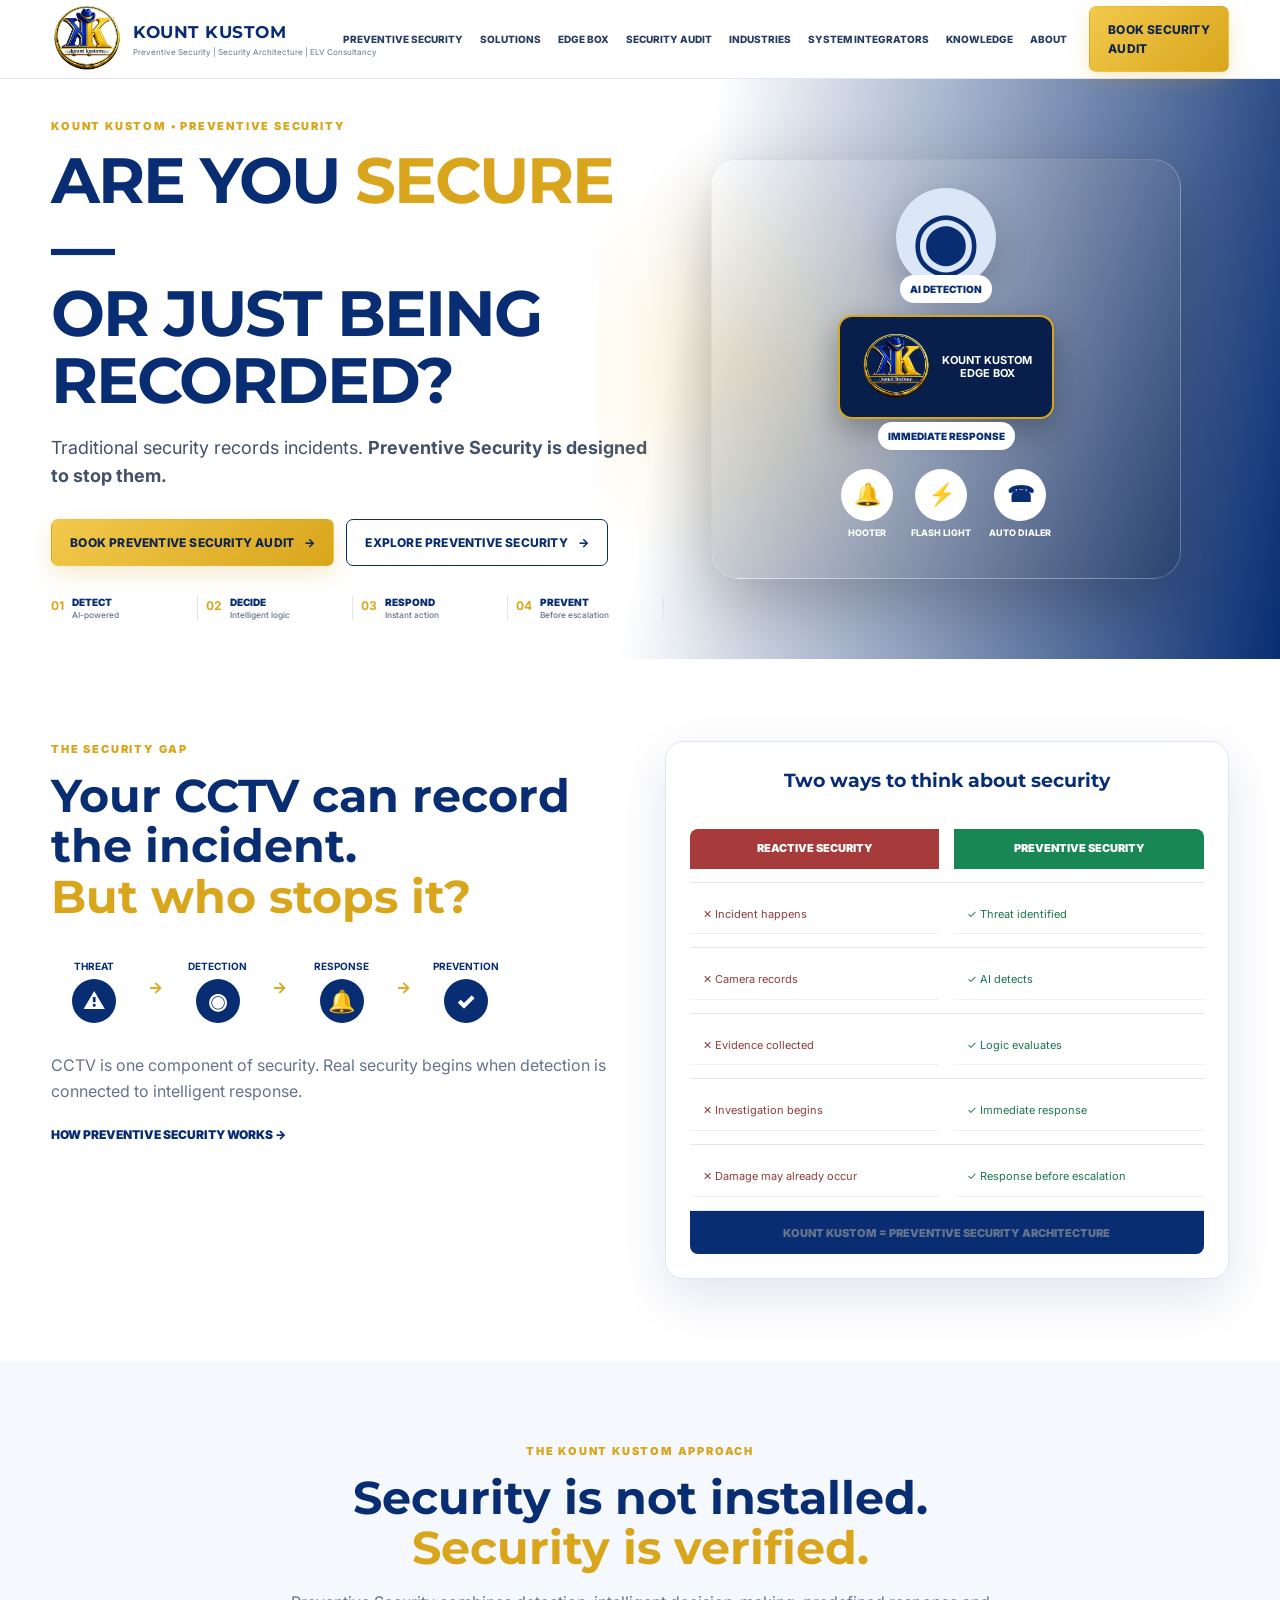
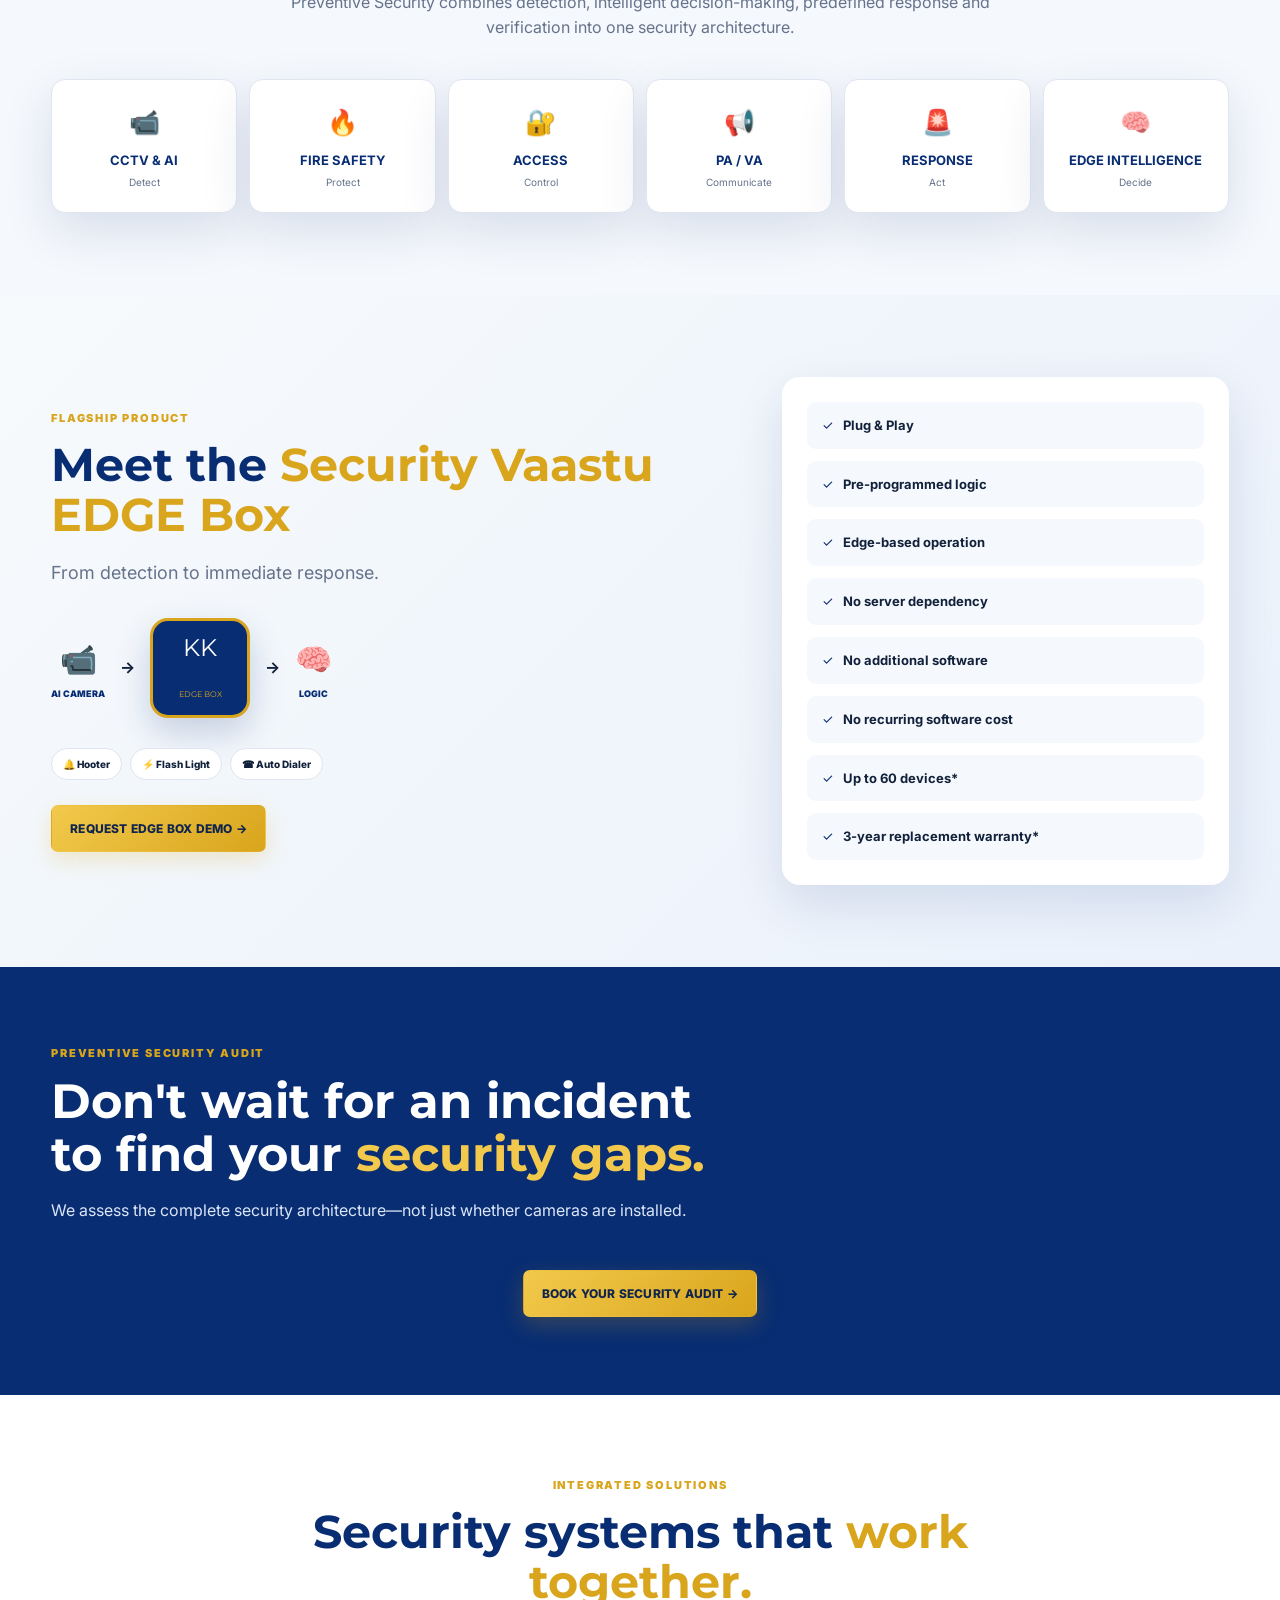
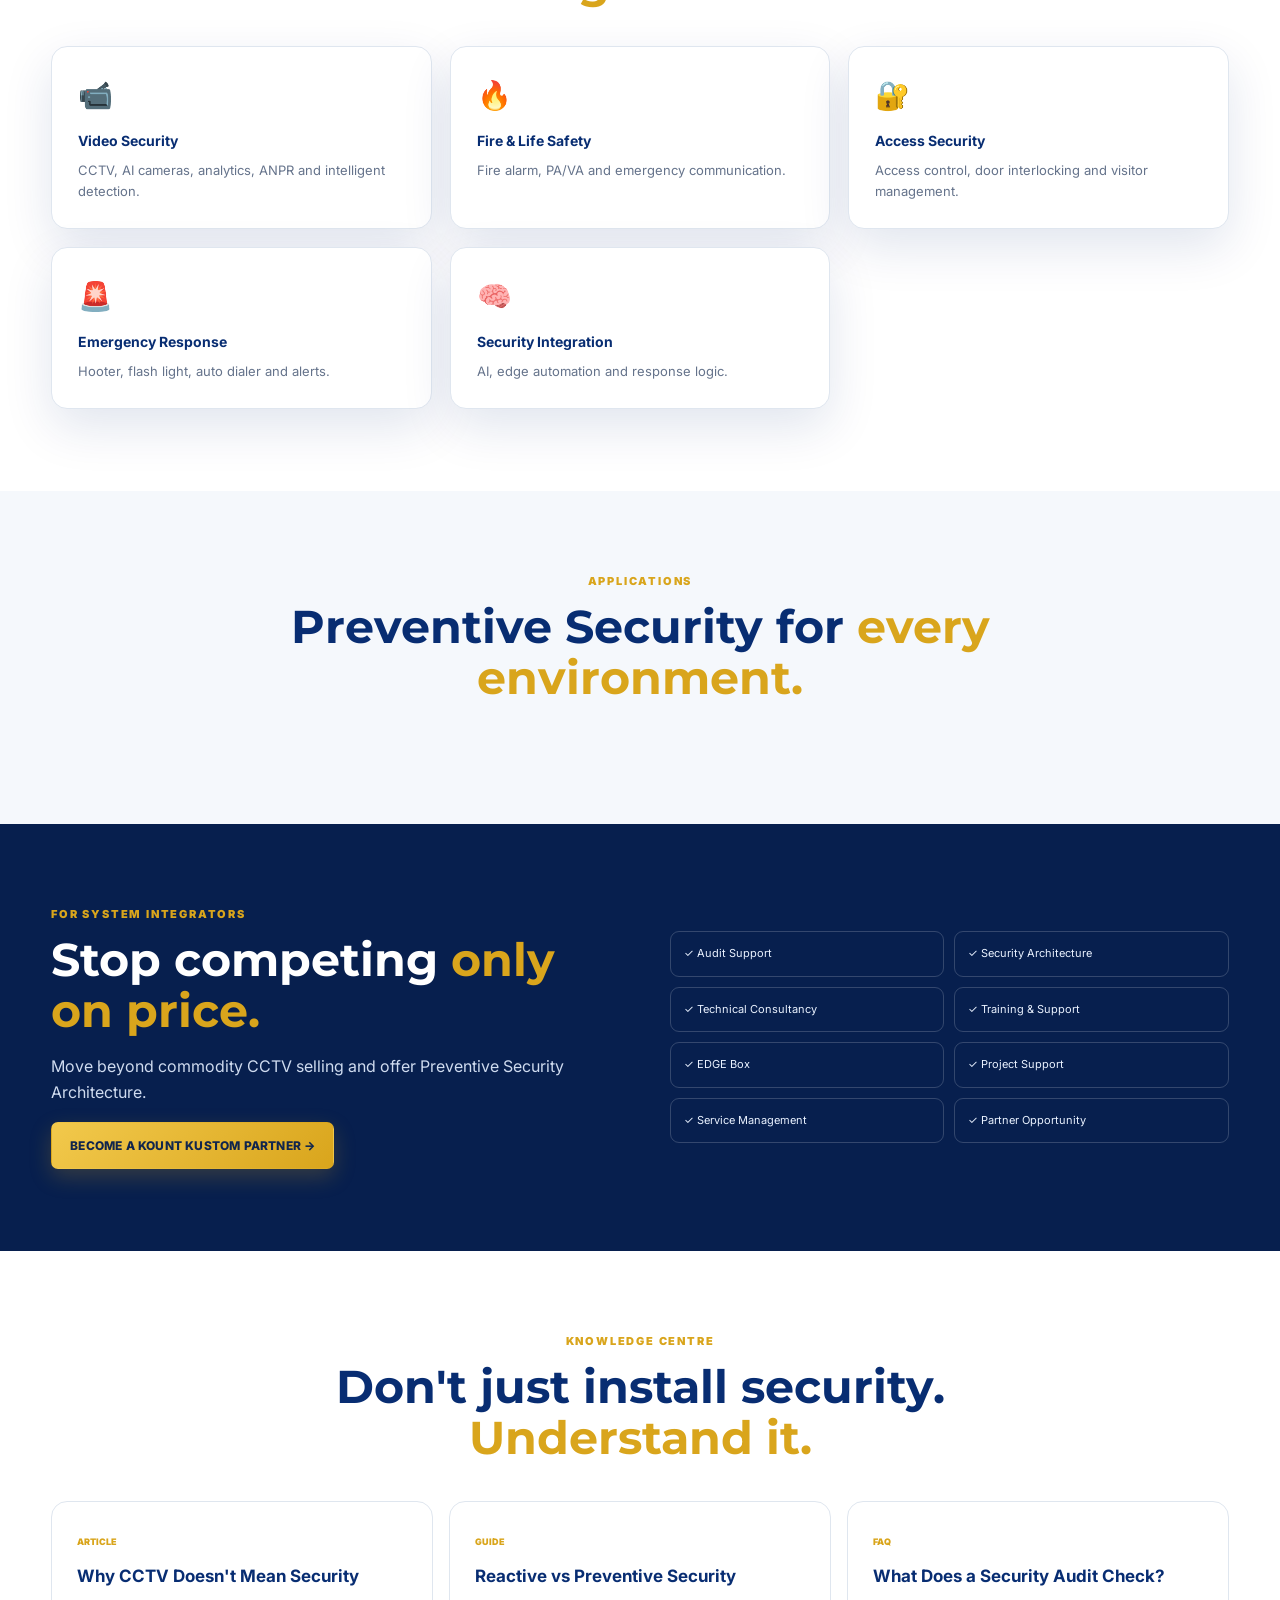
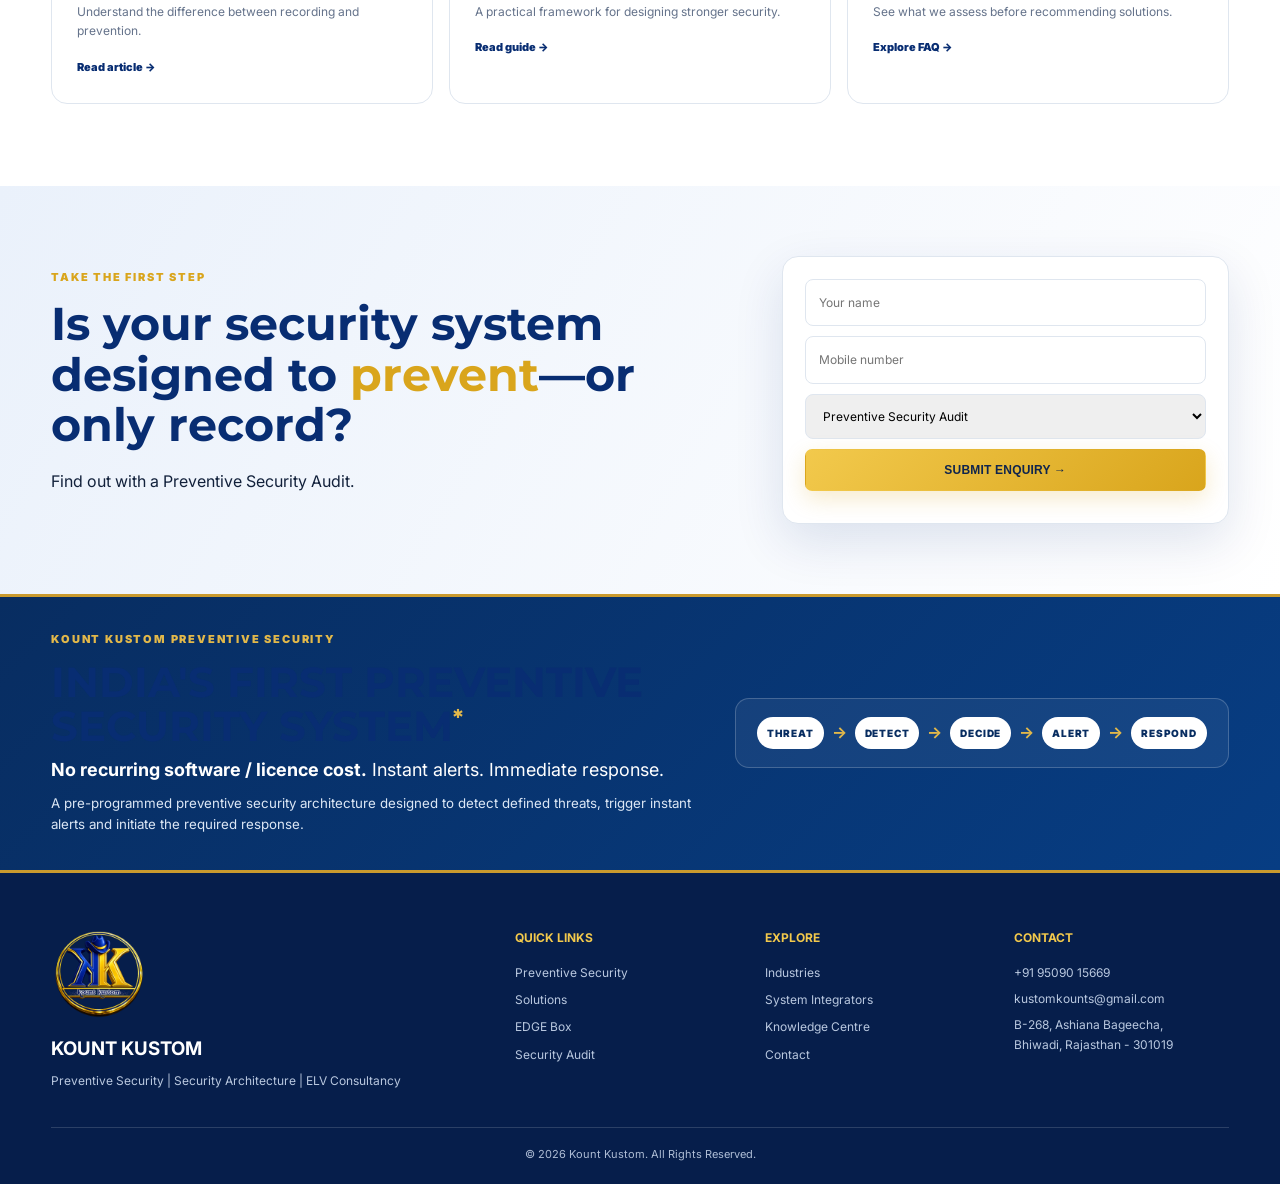
<file: index.html>
<!DOCTYPE html>
<html lang="en">
<head>
  <meta charset="UTF-8" />
  <meta name="viewport" content="width=device-width, initial-scale=1.0" />
  <meta name="description" content="Kount Kustom — Preventive Security, Security Architecture and ELV Consultancy. Recording is not Security. Prevention is Security." />
  <meta name="theme-color" content="#082d72" />
  <title>Kount Kustom | Preventive Security</title>
  <link rel="preconnect" href="https://fonts.googleapis.com">
  <link rel="preconnect" href="https://fonts.gstatic.com" crossorigin>
  <link href="https://fonts.googleapis.com/css2?family=Inter:wght@400;500;600;700;800&family=Montserrat:wght@600;700;800&display=swap" rel="stylesheet">
  <link rel="stylesheet" href="styles.css" />
<link rel="icon" type="image/jpeg" href="assets/favicon.png">
</head>
<body>
  <header class="site-header" id="top">
    <div class="container nav-wrap">
      <a class="brand" href="#top" aria-label="Kount Kustom home">
        <span class="kk-logo-embedded" role="img" aria-label="Kount Kustom logo"></span>
        <span>
          <strong>KOUNT KUSTOM</strong>
          <small>Preventive Security | Security Architecture | ELV Consultancy</small>
        </span>
      </a>
      <button class="menu-toggle" aria-label="Open menu" aria-expanded="false">☰</button>
      <nav class="main-nav">
        <a href="preventive-security.html">Preventive Security</a>
        <a href="solutions.html">Solutions</a>
        <a href="#edge-box">EDGE Box</a>
        <a href="#audit">Security Audit</a>
        <a href="#industries">Industries</a>
        <a href="#integrators">System Integrators</a>
        <a href="#knowledge">Knowledge</a>
        <a href="#about">About</a>
      </nav>
      <a class="btn btn-gold nav-cta" href="#audit">Book Security Audit</a>
    </div>
  </header>

  <main>
    <section class="hero">
      <div class="hero-glow"></div>
      <div class="container hero-grid">
        <div class="hero-copy">
          <div class="eyebrow">KOUNT KUSTOM • PREVENTIVE SECURITY</div>
          <h1>ARE YOU <span>SECURE</span> —<br>OR JUST BEING RECORDED?</h1>
          <p class="hero-lead">Traditional security records incidents. <strong>Preventive Security is designed to stop them.</strong></p>
          <div class="hero-actions">
            <a class="btn btn-gold" href="#audit">Book Preventive Security Audit <span>→</span></a>
            <a class="btn btn-outline" href="preventive-security.html">Explore Preventive Security <span>→</span></a>
          </div>
          <div class="hero-points" aria-label="Preventive security stages">
            <div><b>01</b><span>DETECT<br><small>AI-powered</small></span></div>
            <div><b>02</b><span>DECIDE<br><small>Intelligent logic</small></span></div>
            <div><b>03</b><span>RESPOND<br><small>Instant action</small></span></div>
            <div><b>04</b><span>PREVENT<br><small>Before escalation</small></span></div>
          </div>
        </div>
        <div class="hero-visual">
          <div class="visual-card">
            <div class="camera-orb">◉</div>
            <span class="tag tag-top">AI DETECTION</span>
            <div class="edge-mini">
              <span class="kk-logo-embedded" role="img" aria-label="Kount Kustom logo"></span>
              <strong>KOUNT KUSTOM<br>EDGE BOX</strong>
            </div>
            <span class="tag tag-mid">IMMEDIATE RESPONSE</span>
            <div class="response-row">
              <div><i>🔔</i><span>HOOTER</span></div>
              <div><i>⚡</i><span>FLASH LIGHT</span></div>
              <div><i>☎</i><span>AUTO DIALER</span></div>
            </div>
          </div>
        </div>
      </div>
    </section>

    <section class="problem section">
      <div class="container two-col">
        <div>
          <div class="eyebrow">THE SECURITY GAP</div>
          <h2>Your CCTV can record the incident.<br><span>But who stops it?</span></h2>
          <div class="flow">
            <div><strong>THREAT</strong><span>⚠</span></div><b>→</b><div><strong>DETECTION</strong><span>◉</span></div><b>→</b><div><strong>RESPONSE</strong><span>🔔</span></div><b>→</b><div><strong>PREVENTION</strong><span>✓</span></div>
          </div>
          <p>CCTV is one component of security. Real security begins when detection is connected to intelligent response.</p>
          <a class="text-link" href="preventive-security.html">How Preventive Security Works →</a>
        </div>
        <div class="compare-card">
          <h3>Two ways to think about security</h3>
          <div class="compare-head"><span>REACTIVE SECURITY</span><span>PREVENTIVE SECURITY</span></div>
          <div class="compare-row"><span>✕ Incident happens</span><span>✓ Threat identified</span></div>
          <div class="compare-row"><span>✕ Camera records</span><span>✓ AI detects</span></div>
          <div class="compare-row"><span>✕ Evidence collected</span><span>✓ Logic evaluates</span></div>
          <div class="compare-row"><span>✕ Investigation begins</span><span>✓ Immediate response</span></div>
          <div class="compare-row"><span>✕ Damage may already occur</span><span>✓ Response before escalation</span></div>
          <div class="compare-foot">KOUNT KUSTOM = PREVENTIVE SECURITY ARCHITECTURE</div>
        </div>
      </div>
    </section>

    <section class="section section-soft" id="preventive">
      <div class="container">
        <div class="section-heading centered">
          <div class="eyebrow">THE KOUNT KUSTOM APPROACH</div>
          <h2>Security is not installed.<br><span>Security is verified.</span></h2>
          <p>Preventive Security combines detection, intelligent decision-making, predefined response and verification into one security architecture.</p>
        </div>
        <div class="architecture">
          <div class="arch-item">📹<strong>CCTV & AI</strong><small>Detect</small></div>
          <div class="arch-item">🔥<strong>FIRE SAFETY</strong><small>Protect</small></div>
          <div class="arch-item">🔐<strong>ACCESS</strong><small>Control</small></div>
          <div class="arch-item">📢<strong>PA / VA</strong><small>Communicate</small></div>
          <div class="arch-item">🚨<strong>RESPONSE</strong><small>Act</small></div>
          <div class="arch-item">🧠<strong>EDGE INTELLIGENCE</strong><small>Decide</small></div>
        </div>
      </div>
    </section>

    <section class="section edge-section" id="edge-box">
      <div class="container edge-grid">
        <div>
          <div class="eyebrow">FLAGSHIP PRODUCT</div>
          <h2>Meet the <span>Security Vaastu EDGE Box</span></h2>
          <p class="lead">From detection to immediate response.</p>
          <div class="edge-flow">
            <div>📹<span>AI CAMERA</span></div><b>→</b><div class="edge-core">KK<br><small>EDGE BOX</small></div><b>→</b><div>🧠<span>LOGIC</span></div>
          </div>
          <div class="response-chips"><span>🔔 Hooter</span><span>⚡ Flash Light</span><span>☎ Auto Dialer</span></div>
          <a class="btn btn-gold" href="#contact">Request EDGE Box Demo →</a>
        </div>
        <div class="feature-list">
          <div>✓ <strong>Plug & Play</strong></div>
          <div>✓ <strong>Pre-programmed logic</strong></div>
          <div>✓ <strong>Edge-based operation</strong></div>
          <div>✓ <strong>No server dependency</strong></div>
          <div>✓ <strong>No additional software</strong></div>
          <div>✓ <strong>No recurring software cost</strong></div>
          <div>✓ <strong>Up to 60 devices*</strong></div>
          <div>✓ <strong>3-year replacement warranty*</strong></div>
        </div>
      </div>
    </section>

    <section class="audit" id="audit">
      <div class="container audit-grid">
        <div>
          <div class="eyebrow">PREVENTIVE SECURITY AUDIT</div>
          <h2>Don't wait for an incident to find your <span>security gaps.</span></h2>
          <p>We assess the complete security architecture—not just whether cameras are installed.</p>
        </div>
        <div class="audit-points" id="auditPoints"></div>
      </div>
      <div class="container audit-cta"><a class="btn btn-gold" href="#contact">Book Your Security Audit →</a></div>
    </section>

    <section class="section" id="solutions">
      <div class="container">
        <div class="section-heading centered"><div class="eyebrow">INTEGRATED SOLUTIONS</div><h2>Security systems that <span>work together.</span></h2></div>
        <div class="cards" id="solutionCards"></div>
      </div>
    </section>

    <section class="section section-soft" id="industries">
      <div class="container">
        <div class="section-heading centered"><div class="eyebrow">APPLICATIONS</div><h2>Preventive Security for <span>every environment.</span></h2></div>
        <div class="industry-grid" id="industryCards"></div>
      </div>
    </section>

    <section class="integrator section" id="integrators">
      <div class="container integrator-grid">
        <div>
          <div class="eyebrow">FOR SYSTEM INTEGRATORS</div>
          <h2>Stop competing <span>only on price.</span></h2>
          <p>Move beyond commodity CCTV selling and offer Preventive Security Architecture.</p>
          <a class="btn btn-gold" href="#contact">Become a Kount Kustom Partner →</a>
        </div>
        <div class="integrator-list"><span>✓ Audit Support</span><span>✓ Security Architecture</span><span>✓ Technical Consultancy</span><span>✓ Training & Support</span><span>✓ EDGE Box</span><span>✓ Project Support</span><span>✓ Service Management</span><span>✓ Partner Opportunity</span></div>
      </div>
    </section>

    <section class="section" id="knowledge">
      <div class="container">
        <div class="section-heading centered"><div class="eyebrow">KNOWLEDGE CENTRE</div><h2>Don't just install security.<br><span>Understand it.</span></h2></div>
        <div class="knowledge-grid">
          <article><span>ARTICLE</span><h3>Why CCTV Doesn't Mean Security</h3><p>Understand the difference between recording and prevention.</p><a href="#">Read article →</a></article>
          <article><span>GUIDE</span><h3>Reactive vs Preventive Security</h3><p>A practical framework for designing stronger security.</p><a href="#">Read guide →</a></article>
          <article><span>FAQ</span><h3>What Does a Security Audit Check?</h3><p>See what we assess before recommending solutions.</p><a href="#">Explore FAQ →</a></article>
        </div>
      </div>
    </section>

    <section class="final-cta" id="contact">
      <div class="container final-inner">
        <div><div class="eyebrow">TAKE THE FIRST STEP</div><h2>Is your security system designed to <span>prevent</span>—or only record?</h2><p>Find out with a Preventive Security Audit.</p></div>
        <form class="lead-form" id="leadForm">
          <input required name="name" placeholder="Your name" />
          <input required name="mobile" placeholder="Mobile number" inputmode="tel" />
          <select name="interest"><option>Preventive Security Audit</option><option>EDGE Box Demo</option><option>SI Partnership</option><option>Security Consultation</option></select>
          <button class="btn btn-gold" type="submit">Submit Enquiry →</button>
          <small id="formMessage" aria-live="polite"></small>
        </form>
      </div>
    </section>
  </main>

  <section class="india-first-banner"><div class="container india-first-inner"><div><div class="eyebrow">KOUNT KUSTOM PREVENTIVE SECURITY</div><h2>INDIA'S FIRST PREVENTIVE SECURITY SYSTEM<span class="claim-star">*</span></h2><p><strong>No recurring software / licence cost.</strong> Instant alerts. Immediate response.</p><small>A pre-programmed preventive security architecture designed to detect defined threats, trigger instant alerts and initiate the required response.</small></div><div class="india-first-flow"><span>THREAT</span><b>→</b><span>DETECT</span><b>→</b><span>DECIDE</span><b>→</b><span>ALERT</span><b>→</b><span>RESPOND</span></div></div></section>
<footer class="footer" id="about">
    <div class="container footer-grid">
      <div class="footer-brand"><span class="kk-logo-embedded" role="img" aria-label="Kount Kustom logo"></span><h3>KOUNT KUSTOM</h3><p>Preventive Security | Security Architecture | ELV Consultancy</p></div>
      <div><h4>Quick Links</h4><a href="preventive-security.html">Preventive Security</a><a href="solutions.html">Solutions</a><a href="#edge-box">EDGE Box</a><a href="#audit">Security Audit</a></div>
      <div><h4>Explore</h4><a href="#industries">Industries</a><a href="#integrators">System Integrators</a><a href="#knowledge">Knowledge Centre</a><a href="#contact">Contact</a></div>
      <div><h4>Contact</h4><p>+91 95090 15669</p><p>kustomkounts@gmail.com</p><p>B-268, Ashiana Bageecha,<br>Bhiwadi, Rajasthan - 301019</p></div>
    </div>
    <div class="container copyright">© 2026 Kount Kustom. All Rights Reserved.</div>
  </footer>

  <script src="script.js"></script>
</body>
</html>
</file>
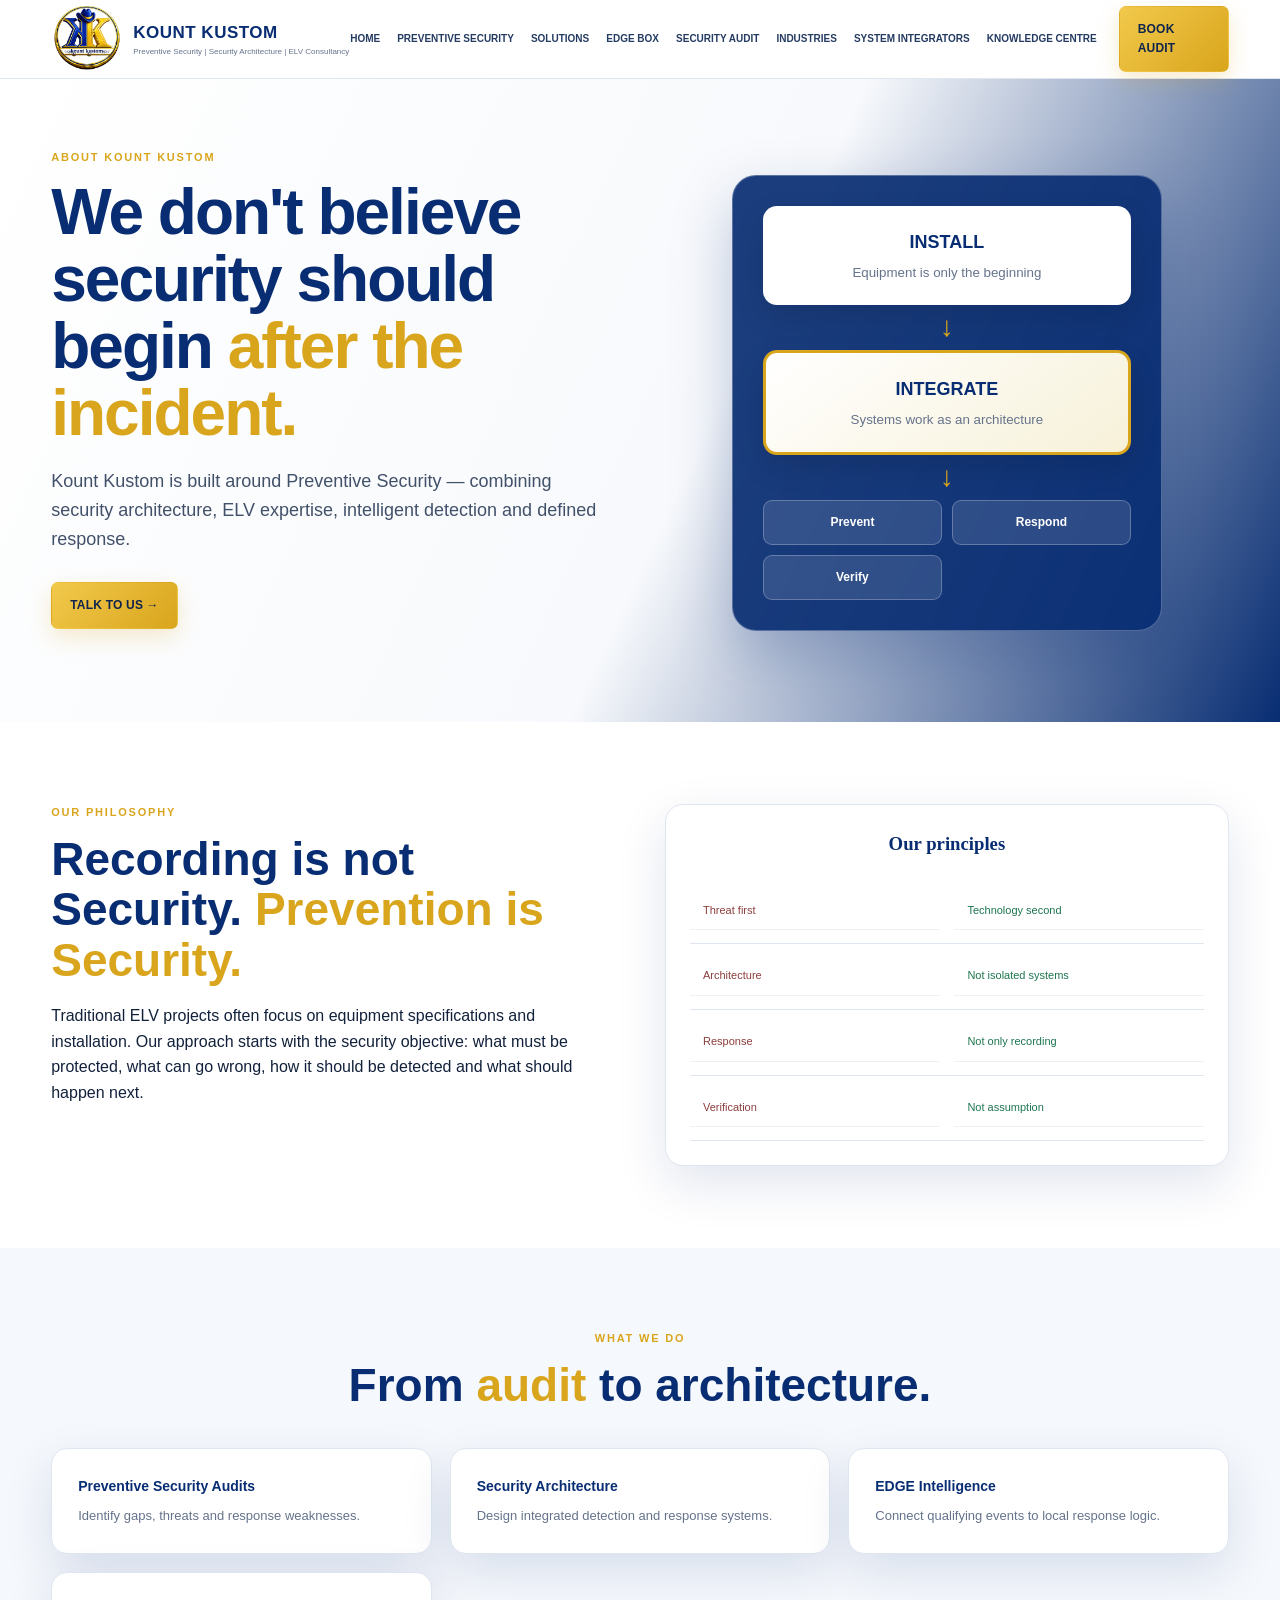
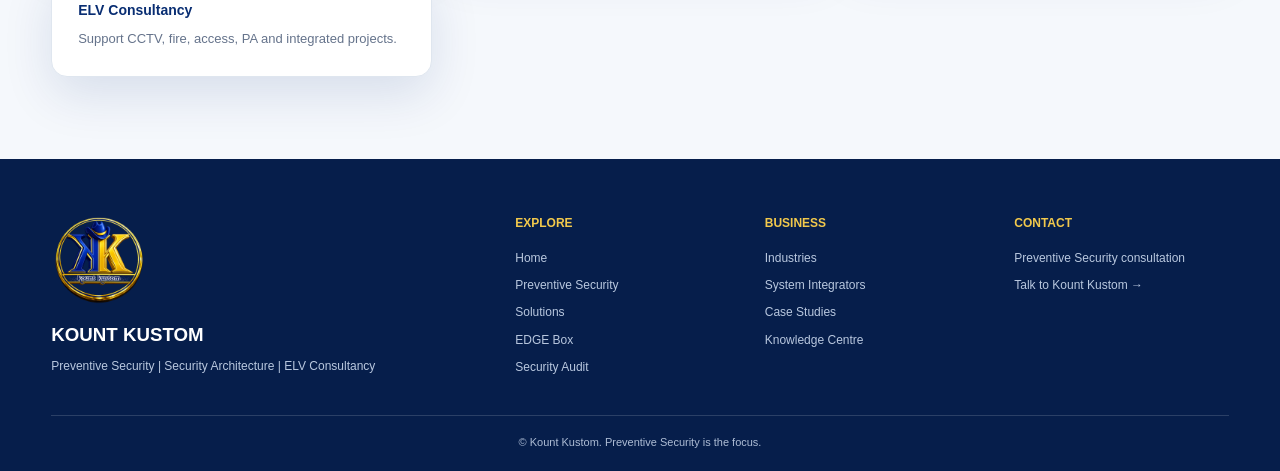
<file: about.html>
<!doctype html><html lang="en"><head><meta charset="utf-8"><meta name="viewport" content="width=device-width, initial-scale=1"><meta name="description" content="Learn about Kount Kustom's Preventive Security philosophy, architecture and ELV consultancy approach."><title>About | Kount Kustom</title><link rel="stylesheet" href="styles.css"><link rel="icon" type="image/jpeg" href="assets/favicon.png">
<meta name="theme-color" content="#082d72">
</head><body><header class="site-header"><div class="container nav-wrap">
<a class="brand" href="index.html"><span class="kk-logo-embedded" role="img" aria-label="Kount Kustom logo"></span><span><strong>KOUNT KUSTOM</strong><small>Preventive Security | Security Architecture | ELV Consultancy</small></span></a>
<button class="menu-toggle" aria-label="Open menu" aria-expanded="false">☰</button>
<nav class="main-nav">
<a href="index.html">Home</a><a href="preventive-security.html">Preventive Security</a><a href="solutions.html">Solutions</a><a href="edge-box.html">EDGE Box</a><a href="security-audit.html">Security Audit</a><a href="industries.html">Industries</a><a href="system-integrators.html">System Integrators</a><a href="knowledge-centre.html">Knowledge Centre</a>
</nav><a class="btn btn-gold nav-cta" href="security-audit.html#audit-form">Book Audit</a></div></header><main><section class="page-hero"><div class="container page-hero-grid"><div><div class="eyebrow">ABOUT KOUNT KUSTOM</div><h1>We don't believe security should begin <span>after the incident.</span></h1><p class="hero-lead">Kount Kustom is built around Preventive Security — combining security architecture, ELV expertise, intelligent detection and defined response.</p><div class="hero-actions"><a class="btn btn-gold" href="security-audit.html#audit-form">Talk to Us →</a></div></div><div class="page-hero-visual"><div class="security-stack"><div class="stack-node"><b>INSTALL</b><small>Equipment is only the beginning</small></div><div class="stack-arrow">↓</div><div class="stack-node stack-core"><b>INTEGRATE</b><small>Systems work as an architecture</small></div><div class="stack-arrow">↓</div><div class="stack-output"><span>Prevent</span><span>Respond</span><span>Verify</span></div></div></div></div></section>
<section class="section"><div class="container two-col"><div><div class="eyebrow">OUR PHILOSOPHY</div><h2>Recording is not Security. <span>Prevention is Security.</span></h2><p>Traditional ELV projects often focus on equipment specifications and installation. Our approach starts with the security objective: what must be protected, what can go wrong, how it should be detected and what should happen next.</p></div><div class="compare-card"><h3>Our principles</h3><div class="compare-row"><span>Threat first</span><span>Technology second</span></div><div class="compare-row"><span>Architecture</span><span>Not isolated systems</span></div><div class="compare-row"><span>Response</span><span>Not only recording</span></div><div class="compare-row"><span>Verification</span><span>Not assumption</span></div></div></div></section>
<section class="section section-soft"><div class="container"><div class="section-heading centered"><div class="eyebrow">WHAT WE DO</div><h2>From <span>audit</span> to architecture.</h2></div><div class="cards"><article class="solution-card"><h3>Preventive Security Audits</h3><p>Identify gaps, threats and response weaknesses.</p></article><article class="solution-card"><h3>Security Architecture</h3><p>Design integrated detection and response systems.</p></article><article class="solution-card"><h3>EDGE Intelligence</h3><p>Connect qualifying events to local response logic.</p></article><article class="solution-card"><h3>ELV Consultancy</h3><p>Support CCTV, fire, access, PA and integrated projects.</p></article></div></div></section></main><footer class="footer"><div class="container footer-grid"><div class="footer-brand"><span class="kk-logo-embedded" role="img" aria-label="Kount Kustom logo"></span><h3>KOUNT KUSTOM</h3><p>Preventive Security | Security Architecture | ELV Consultancy</p></div><div><h4>Explore</h4><a href="index.html">Home</a><a href="preventive-security.html">Preventive Security</a><a href="solutions.html">Solutions</a><a href="edge-box.html">EDGE Box</a><a href="security-audit.html">Security Audit</a></div><div><h4>Business</h4><a href="industries.html">Industries</a><a href="system-integrators.html">System Integrators</a><a href="case-studies.html">Case Studies</a><a href="knowledge-centre.html">Knowledge Centre</a></div><div><h4>Contact</h4><p>Preventive Security consultation</p><a href="contact.html">Talk to Kount Kustom →</a></div></div><div class="container copyright">© Kount Kustom. Preventive Security is the focus.</div></footer><script src="script.js"></script></body></html>
</file>
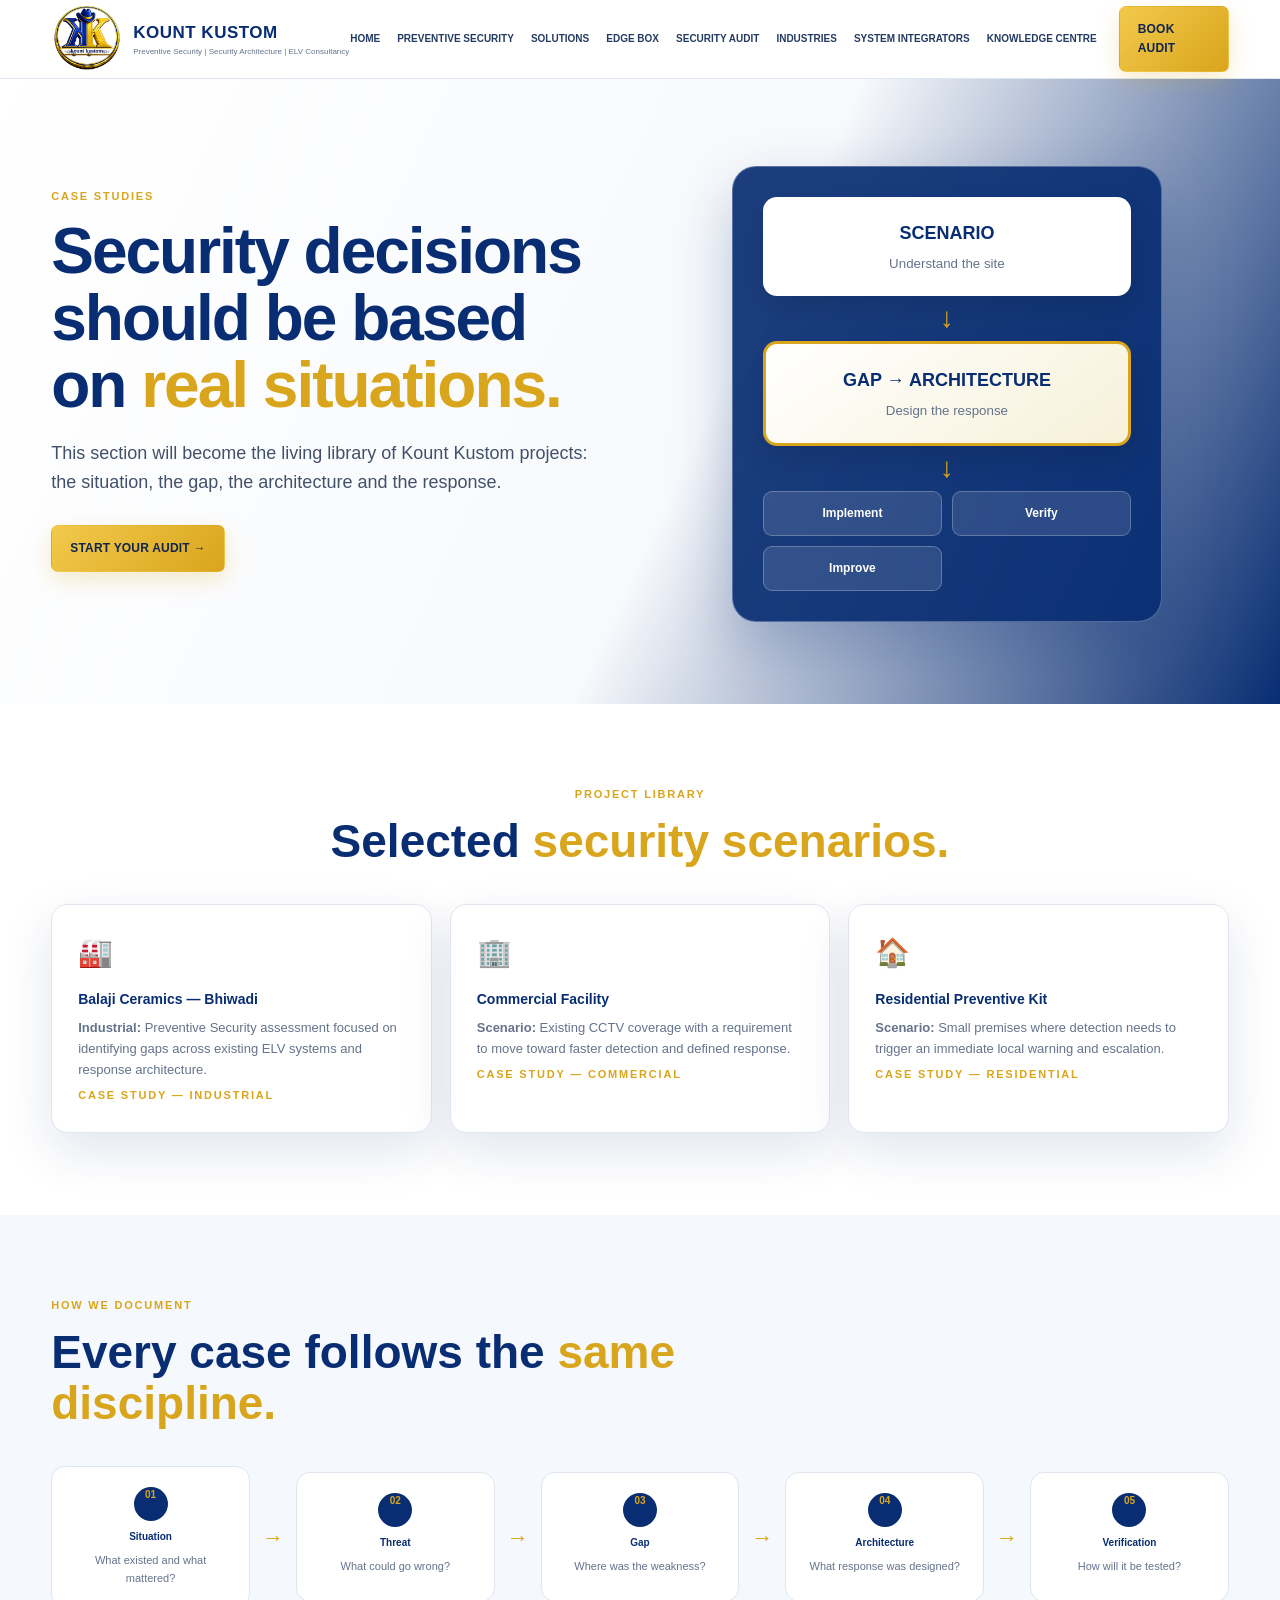
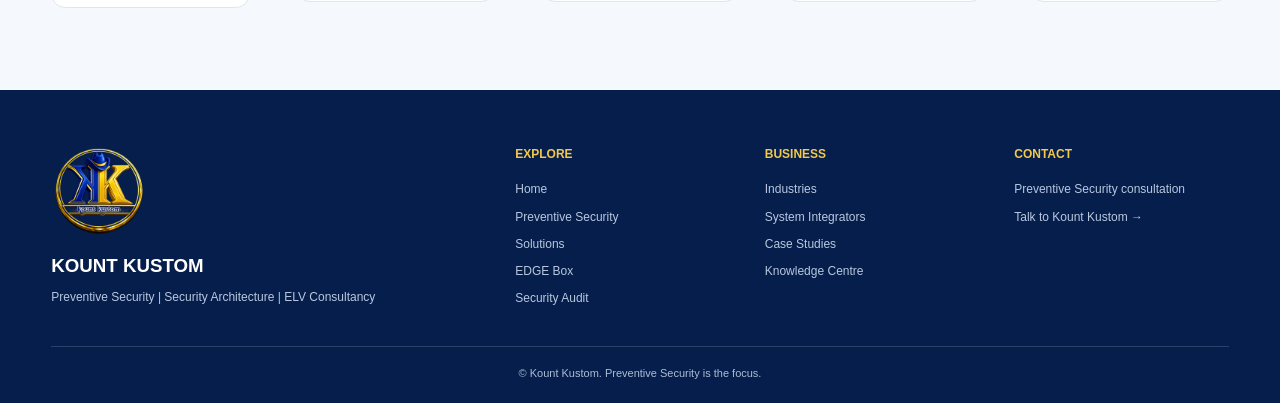
<file: case-studies.html>
<!doctype html><html lang="en"><head><meta charset="utf-8"><meta name="viewport" content="width=device-width, initial-scale=1"><meta name="description" content="Kount Kustom Preventive Security case studies and security architecture scenarios."><title>Case Studies | Kount Kustom</title><link rel="stylesheet" href="styles.css"><link rel="icon" type="image/jpeg" href="assets/favicon.png">
<meta name="theme-color" content="#082d72">
</head><body><header class="site-header"><div class="container nav-wrap">
<a class="brand" href="index.html"><span class="kk-logo-embedded" role="img" aria-label="Kount Kustom logo"></span><span><strong>KOUNT KUSTOM</strong><small>Preventive Security | Security Architecture | ELV Consultancy</small></span></a>
<button class="menu-toggle" aria-label="Open menu" aria-expanded="false">☰</button>
<nav class="main-nav">
<a href="index.html">Home</a><a href="preventive-security.html">Preventive Security</a><a href="solutions.html">Solutions</a><a href="edge-box.html">EDGE Box</a><a href="security-audit.html">Security Audit</a><a href="industries.html">Industries</a><a href="system-integrators.html">System Integrators</a><a href="knowledge-centre.html">Knowledge Centre</a>
</nav><a class="btn btn-gold nav-cta" href="security-audit.html#audit-form">Book Audit</a></div></header><main><section class="page-hero"><div class="container page-hero-grid"><div><div class="eyebrow">CASE STUDIES</div><h1>Security decisions should be based on <span>real situations.</span></h1><p class="hero-lead">This section will become the living library of Kount Kustom projects: the situation, the gap, the architecture and the response.</p><div class="hero-actions"><a class="btn btn-gold" href="security-audit.html#audit-form">Start Your Audit →</a></div></div><div class="page-hero-visual"><div class="security-stack"><div class="stack-node"><b>SCENARIO</b><small>Understand the site</small></div><div class="stack-arrow">↓</div><div class="stack-node stack-core"><b>GAP → ARCHITECTURE</b><small>Design the response</small></div><div class="stack-arrow">↓</div><div class="stack-output"><span>Implement</span><span>Verify</span><span>Improve</span></div></div></div></div></section>
<section class="section"><div class="container"><div class="section-heading centered"><div class="eyebrow">PROJECT LIBRARY</div><h2>Selected <span>security scenarios.</span></h2></div><div class="cards"><article class="solution-card"><div class="icon">🏭</div><h3>Balaji Ceramics — Bhiwadi</h3><p><b>Industrial:</b> Preventive Security assessment focused on identifying gaps across existing ELV systems and response architecture.</p><span class="eyebrow">CASE STUDY — INDUSTRIAL</span></article><article class="solution-card"><div class="icon">🏢</div><h3>Commercial Facility</h3><p><b>Scenario:</b> Existing CCTV coverage with a requirement to move toward faster detection and defined response.</p><span class="eyebrow">CASE STUDY — COMMERCIAL</span></article><article class="solution-card"><div class="icon">🏠</div><h3>Residential Preventive Kit</h3><p><b>Scenario:</b> Small premises where detection needs to trigger an immediate local warning and escalation.</p><span class="eyebrow">CASE STUDY — RESIDENTIAL</span></article></div></div></section>
<section class="section section-soft"><div class="container"><div class="section-heading"><div class="eyebrow">HOW WE DOCUMENT</div><h2>Every case follows the <span>same discipline.</span></h2></div><div class="design-process"><div><b>01</b><strong>Situation</strong><small>What existed and what mattered?</small></div><span>→</span><div><b>02</b><strong>Threat</strong><small>What could go wrong?</small></div><span>→</span><div><b>03</b><strong>Gap</strong><small>Where was the weakness?</small></div><span>→</span><div><b>04</b><strong>Architecture</strong><small>What response was designed?</small></div><span>→</span><div><b>05</b><strong>Verification</strong><small>How will it be tested?</small></div></div></div></section></main><footer class="footer"><div class="container footer-grid"><div class="footer-brand"><span class="kk-logo-embedded" role="img" aria-label="Kount Kustom logo"></span><h3>KOUNT KUSTOM</h3><p>Preventive Security | Security Architecture | ELV Consultancy</p></div><div><h4>Explore</h4><a href="index.html">Home</a><a href="preventive-security.html">Preventive Security</a><a href="solutions.html">Solutions</a><a href="edge-box.html">EDGE Box</a><a href="security-audit.html">Security Audit</a></div><div><h4>Business</h4><a href="industries.html">Industries</a><a href="system-integrators.html">System Integrators</a><a href="case-studies.html">Case Studies</a><a href="knowledge-centre.html">Knowledge Centre</a></div><div><h4>Contact</h4><p>Preventive Security consultation</p><a href="contact.html">Talk to Kount Kustom →</a></div></div><div class="container copyright">© Kount Kustom. Preventive Security is the focus.</div></footer><script src="script.js"></script></body></html>
</file>
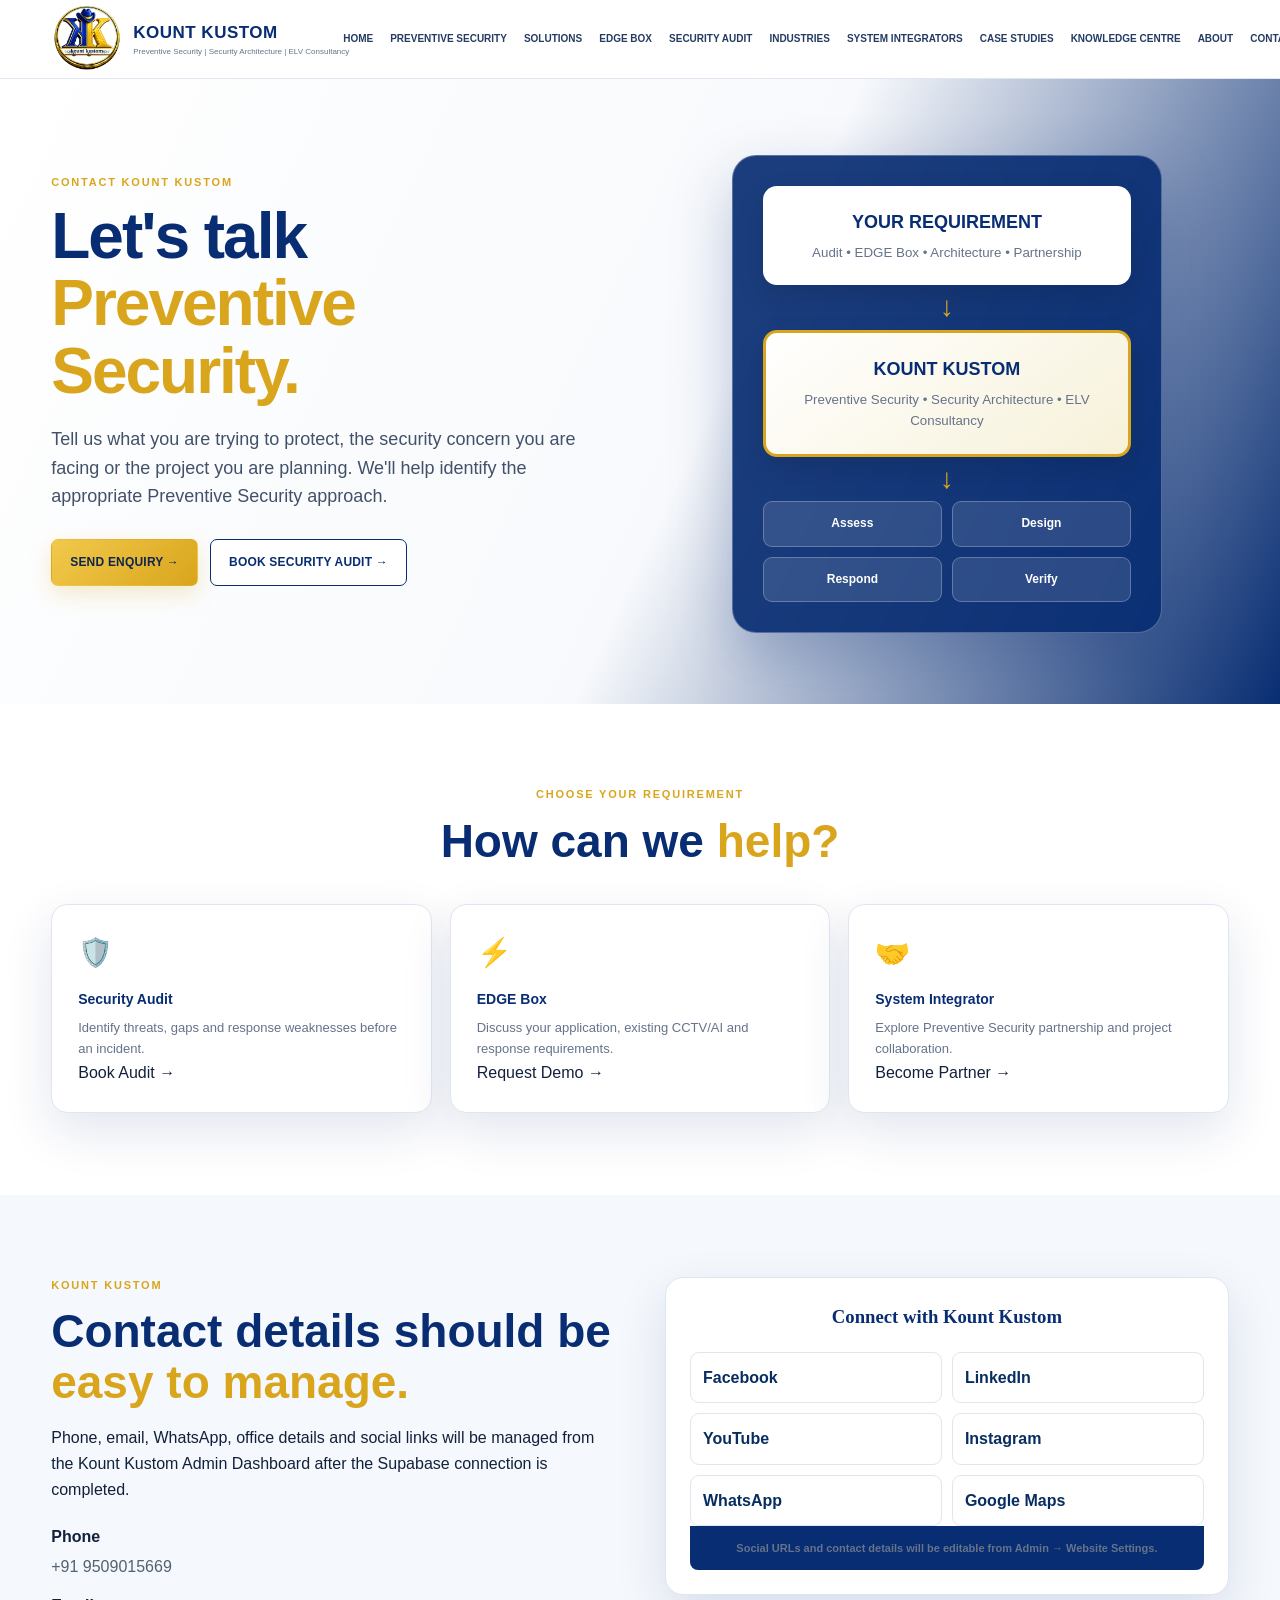
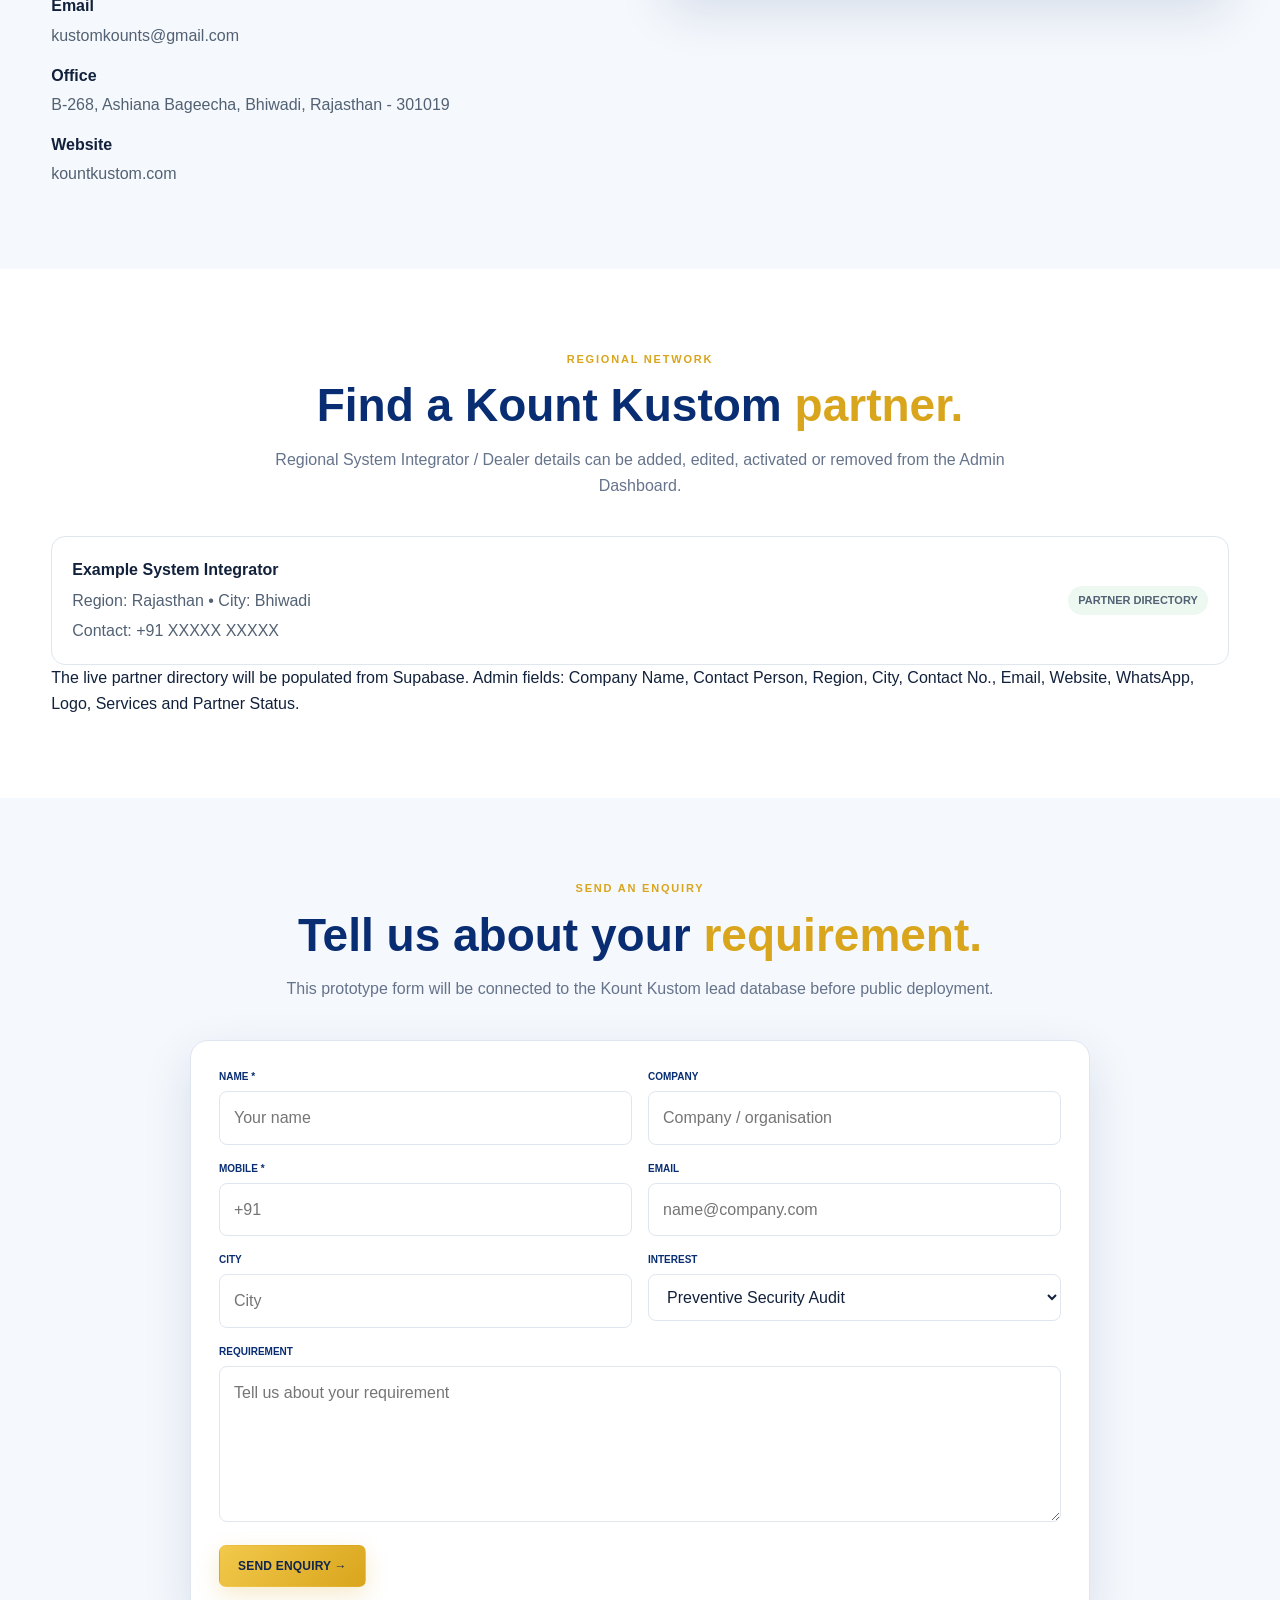
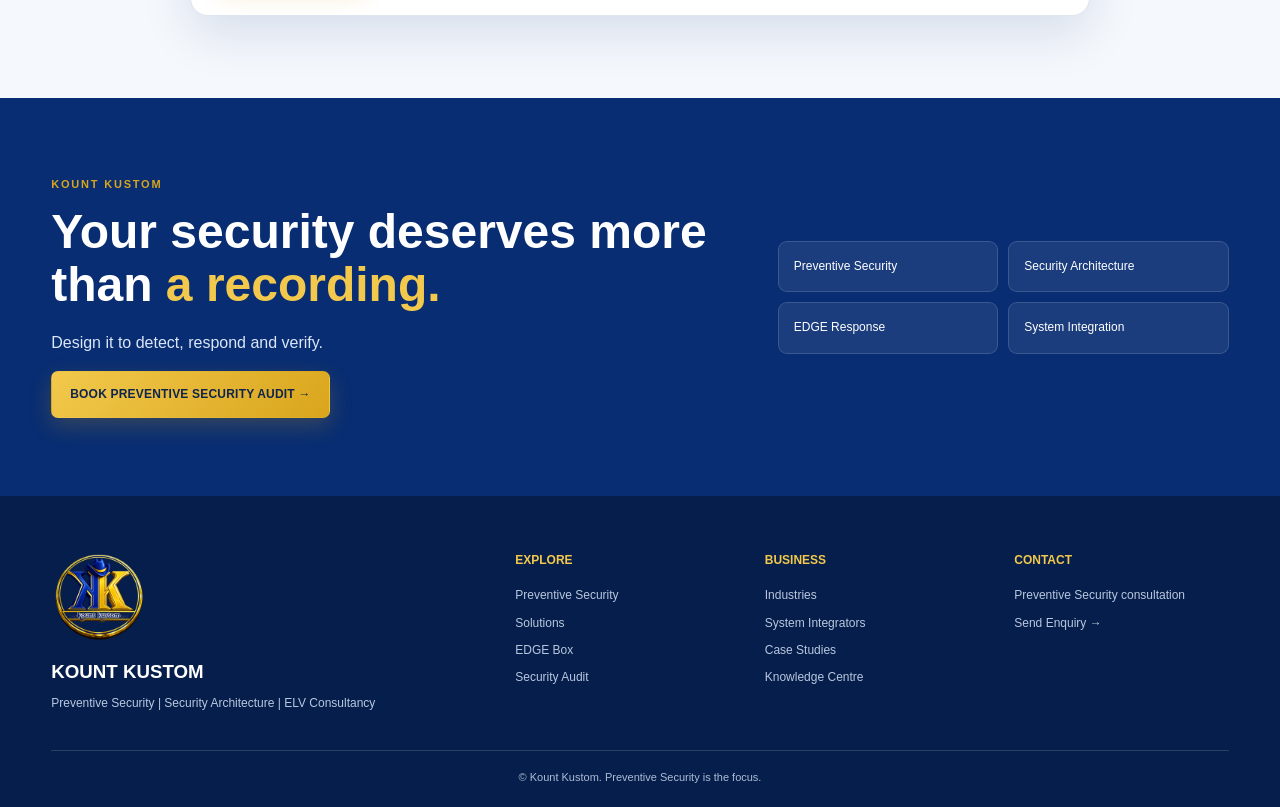
<file: contact.html>
<!doctype html>
<html lang="en">
<head>
<meta charset="utf-8"><meta name="viewport" content="width=device-width,initial-scale=1">
<meta name="description" content="Contact Kount Kustom for Preventive Security Audits, Security Vaastu EDGE Box, security architecture and System Integrator partnerships.">
<meta name="theme-color" content="#082d61"><link rel="icon" type="image/jpeg" href="assets/favicon.png">
<title>Contact Kount Kustom | Preventive Security</title><link rel="stylesheet" href="styles.css">
</head>
<body>
<header class="site-header"><div class="container nav-wrap">
<a class="brand" href="index.html"><span class="kk-logo-embedded" role="img" aria-label="Kount Kustom logo"></span><span><strong>KOUNT KUSTOM</strong><small>Preventive Security | Security Architecture | ELV Consultancy</small></span></a>
<button class="menu-toggle" aria-label="Open menu">☰</button>
<nav class="main-nav">
<a href="index.html">Home</a><a href="preventive-security.html">Preventive Security</a><a href="solutions.html">Solutions</a><a href="edge-box.html">EDGE Box</a><a href="security-audit.html">Security Audit</a><a href="industries.html">Industries</a><a href="system-integrators.html">System Integrators</a><a href="case-studies.html">Case Studies</a><a href="knowledge-centre.html">Knowledge Centre</a><a href="about.html">About</a><a href="contact.html">Contact</a>
</nav><a class="btn btn-gold nav-cta" href="#contact-form">Contact Us</a></div></header>
<main>
<section class="page-hero"><div class="container page-hero-grid"><div>
<div class="eyebrow">CONTACT KOUNT KUSTOM</div><h1>Let's talk <span>Preventive Security.</span></h1>
<p class="hero-lead">Tell us what you are trying to protect, the security concern you are facing or the project you are planning. We'll help identify the appropriate Preventive Security approach.</p>
<div class="hero-actions"><a class="btn btn-gold" href="#contact-form">Send Enquiry →</a><a class="btn btn-outline" href="security-audit.html">Book Security Audit →</a></div>
</div><div class="page-hero-visual"><div class="security-stack"><div class="stack-node"><b>YOUR REQUIREMENT</b><small>Audit • EDGE Box • Architecture • Partnership</small></div><div class="stack-arrow">↓</div><div class="stack-node stack-core"><b>KOUNT KUSTOM</b><small>Preventive Security • Security Architecture • ELV Consultancy</small></div><div class="stack-arrow">↓</div><div class="stack-output"><span>Assess</span><span>Design</span><span>Respond</span><span>Verify</span></div></div></div></div></section>

<section class="section"><div class="container"><div class="section-heading centered"><div class="eyebrow">CHOOSE YOUR REQUIREMENT</div><h2>How can we <span>help?</span></h2></div>
<div class="cards">
<article class="solution-card"><div class="icon">🛡️</div><h3>Security Audit</h3><p>Identify threats, gaps and response weaknesses before an incident.</p><a href="security-audit.html">Book Audit →</a></article>
<article class="solution-card"><div class="icon">⚡</div><h3>EDGE Box</h3><p>Discuss your application, existing CCTV/AI and response requirements.</p><a href="edge-box.html">Request Demo →</a></article>
<article class="solution-card"><div class="icon">🤝</div><h3>System Integrator</h3><p>Explore Preventive Security partnership and project collaboration.</p><a href="system-integrators.html">Become Partner →</a></article>
</div></div></section>

<section class="section section-soft"><div class="container two-col"><div>
<div class="eyebrow">KOUNT KUSTOM</div><h2>Contact details should be <span>easy to manage.</span></h2>
<p>Phone, email, WhatsApp, office details and social links will be managed from the Kount Kustom Admin Dashboard after the Supabase connection is completed.</p>
<div class="contact-list"><div><b>Phone</b><span id="site-phone">+91 9509015669</span></div><div><b>Email</b><span id="site-email">kustomkounts@gmail.com</span></div><div><b>Office</b><span id="site-address">B-268, Ashiana Bageecha, Bhiwadi, Rajasthan - 301019</span></div><div><b>Website</b><span id="site-url">kountkustom.com</span></div></div>
</div><div class="compare-card"><h3>Connect with Kount Kustom</h3><div class="social-grid"><a href="#" aria-label="Facebook">Facebook</a><a href="#" aria-label="LinkedIn">LinkedIn</a><a href="#" aria-label="YouTube">YouTube</a><a href="#" aria-label="Instagram">Instagram</a><a href="#" aria-label="WhatsApp">WhatsApp</a><a href="#" aria-label="Google Maps">Google Maps</a></div><div class="compare-foot">Social URLs and contact details will be editable from Admin → Website Settings.</div></div>
</div></section>

<section class="section"><div class="container"><div class="section-heading centered"><div class="eyebrow">REGIONAL NETWORK</div><h2>Find a Kount Kustom <span>partner.</span></h2><p>Regional System Integrator / Dealer details can be added, edited, activated or removed from the Admin Dashboard.</p></div>
<div class="partner-card"><div><b>Example System Integrator</b><span>Region: Rajasthan • City: Bhiwadi</span><span>Contact: +91 XXXXX XXXXX</span></div><span class="status">PARTNER DIRECTORY</span></div>
<div class="notice">The live partner directory will be populated from Supabase. Admin fields: Company Name, Contact Person, Region, City, Contact No., Email, Website, WhatsApp, Logo, Services and Partner Status.</div>
</div></section>

<section id="contact-form" class="section section-soft"><div class="container"><div class="section-heading centered"><div class="eyebrow">SEND AN ENQUIRY</div><h2>Tell us about your <span>requirement.</span></h2><p>This prototype form will be connected to the Kount Kustom lead database before public deployment.</p></div>
<form class="audit-form lead-form">
<div><label>Name *</label><input name="name" required placeholder="Your name"></div><div><label>Company</label><input name="company" placeholder="Company / organisation"></div>
<div><label>Mobile *</label><input name="mobile" required placeholder="+91"></div><div><label>Email</label><input name="email" type="email" placeholder="name@company.com"></div>
<div><label>City</label><input name="city" placeholder="City"></div><div><label>Interest</label><select name="lead_type"><option>Preventive Security Audit</option><option>Security Vaastu EDGE Box</option><option>Preventive Security Architecture</option><option>CCTV / AI</option><option>Fire & Life Safety</option><option>Access Control</option><option>System Integrator Partnership</option><option>Other</option></select></div>
<div class="full"><label>Requirement</label><textarea name="requirement" rows="5" placeholder="Tell us about your requirement"></textarea></div>
<div class="full"><button class="btn btn-gold" type="submit">Send Enquiry →</button></div>
</form></div></section>

<section class="audit"><div class="container audit-grid"><div><div class="eyebrow">KOUNT KUSTOM</div><h2>Your security deserves more than <span>a recording.</span></h2><p>Design it to detect, respond and verify.</p><a class="btn btn-gold" href="security-audit.html">Book Preventive Security Audit →</a></div><div class="audit-points"><div class="audit-point">Preventive Security</div><div class="audit-point">Security Architecture</div><div class="audit-point">EDGE Response</div><div class="audit-point">System Integration</div></div></div></section>
</main>
<footer class="footer"><div class="container footer-grid"><div class="footer-brand"><span class="kk-logo-embedded" role="img" aria-label="Kount Kustom logo"></span><h3>KOUNT KUSTOM</h3><p>Preventive Security | Security Architecture | ELV Consultancy</p></div><div><h4>Explore</h4><a href="preventive-security.html">Preventive Security</a><a href="solutions.html">Solutions</a><a href="edge-box.html">EDGE Box</a><a href="security-audit.html">Security Audit</a></div><div><h4>Business</h4><a href="industries.html">Industries</a><a href="system-integrators.html">System Integrators</a><a href="case-studies.html">Case Studies</a><a href="knowledge-centre.html">Knowledge Centre</a></div><div><h4>Contact</h4><p>Preventive Security consultation</p><a href="#contact-form">Send Enquiry →</a></div></div><div class="container copyright">© Kount Kustom. Preventive Security is the focus.</div></footer>
<script src="script.js"></script></body></html>
</file>
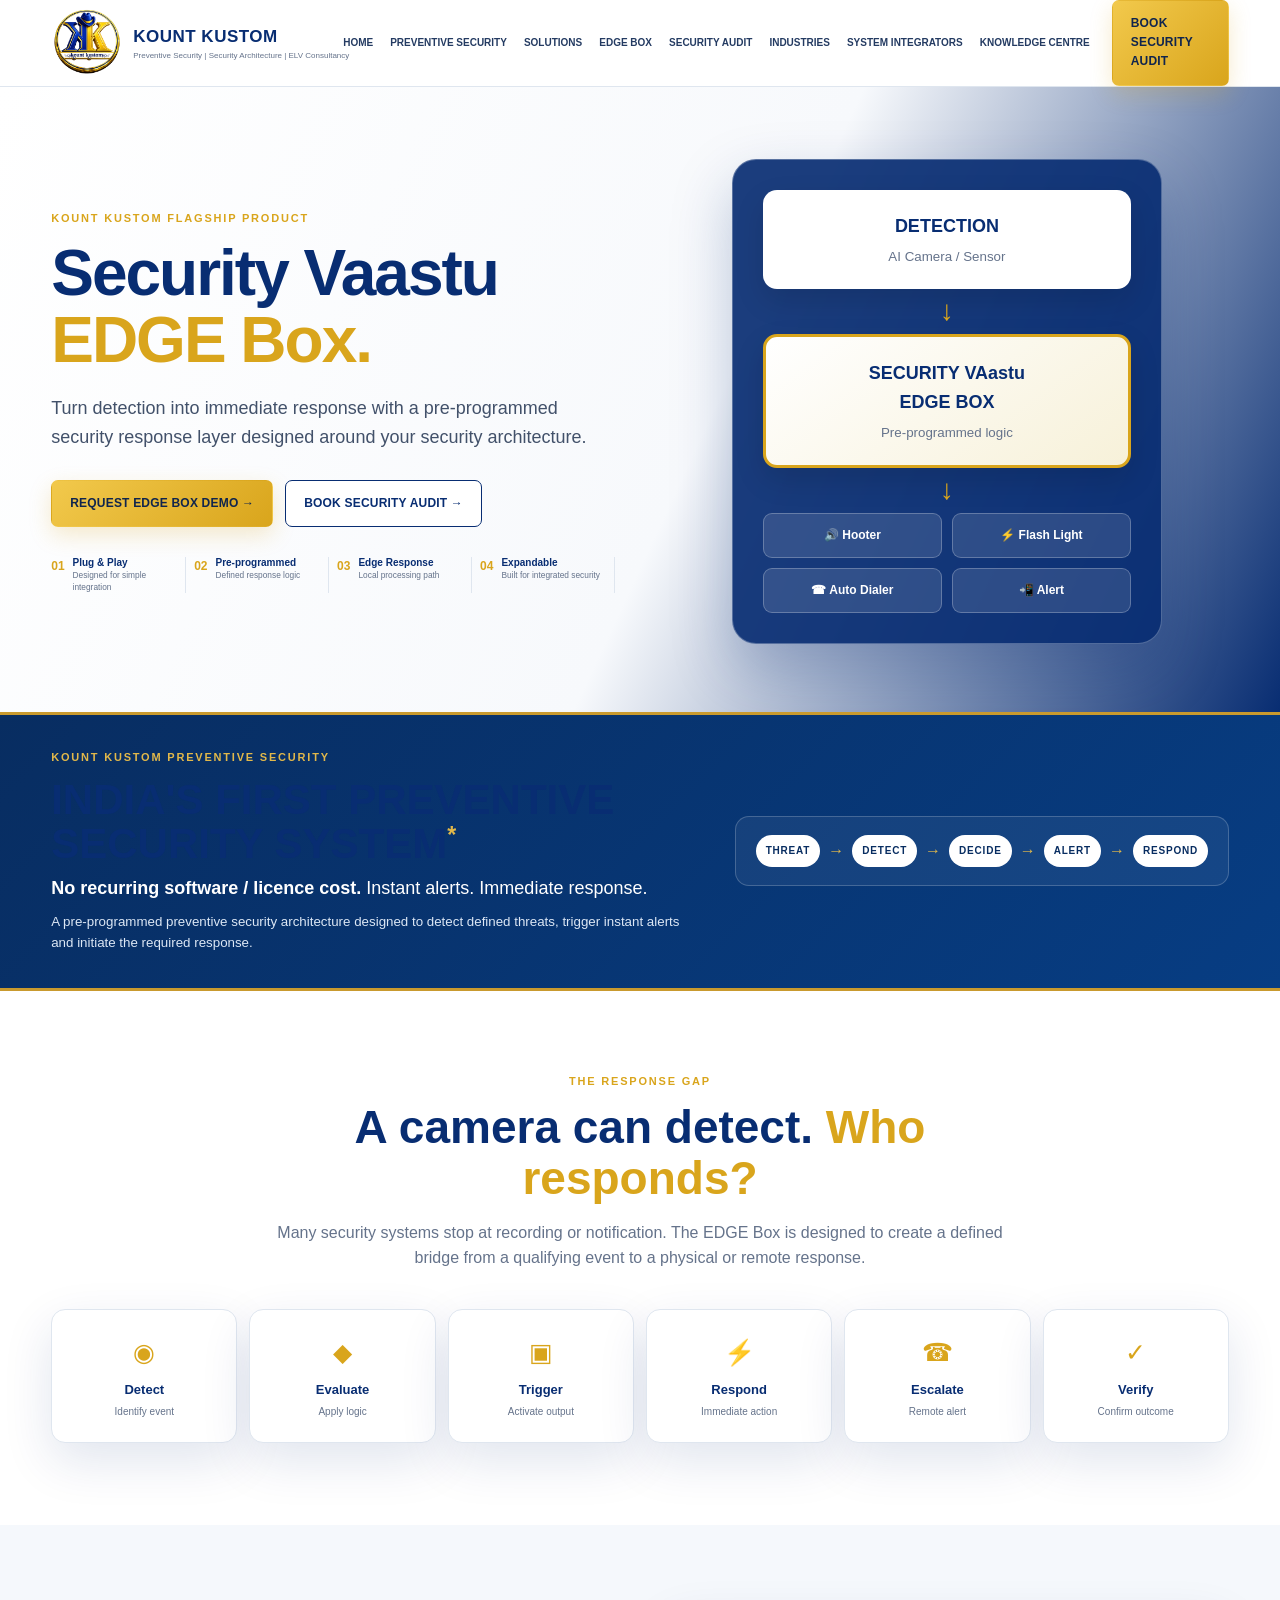
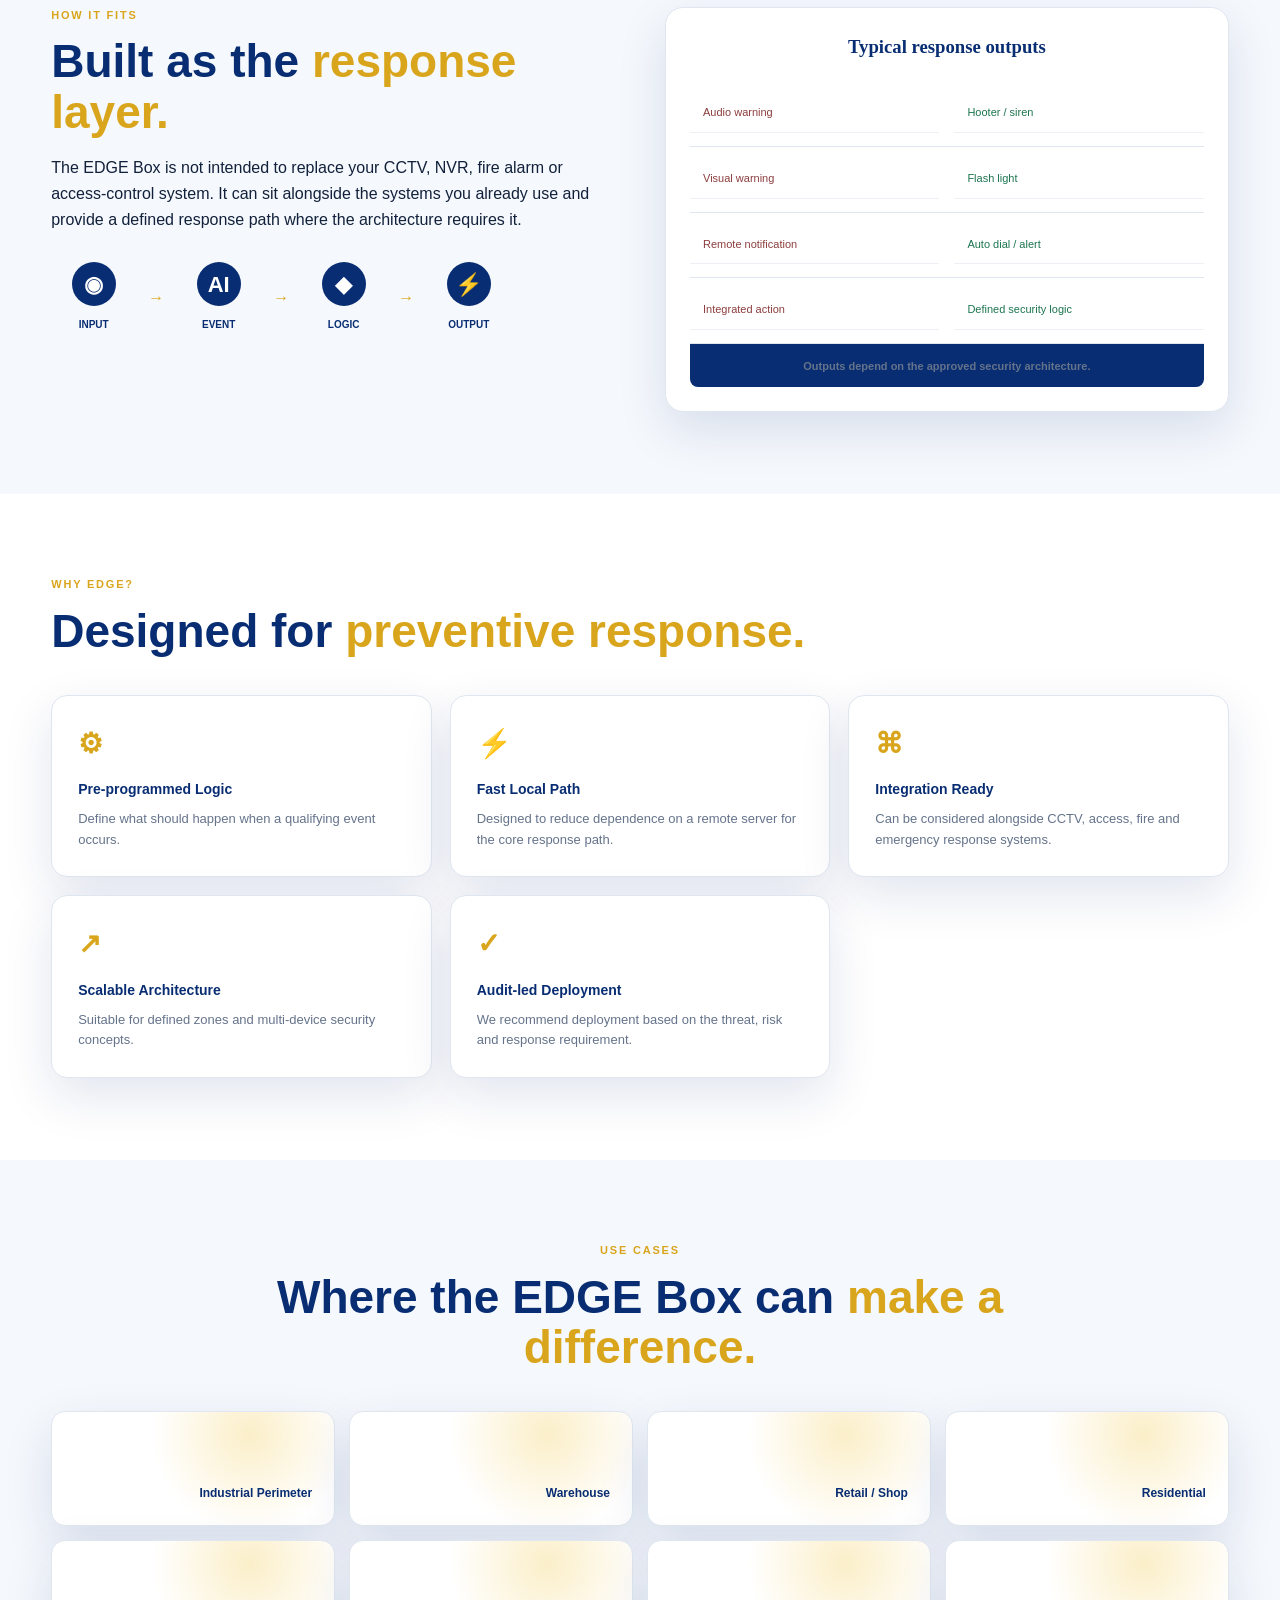
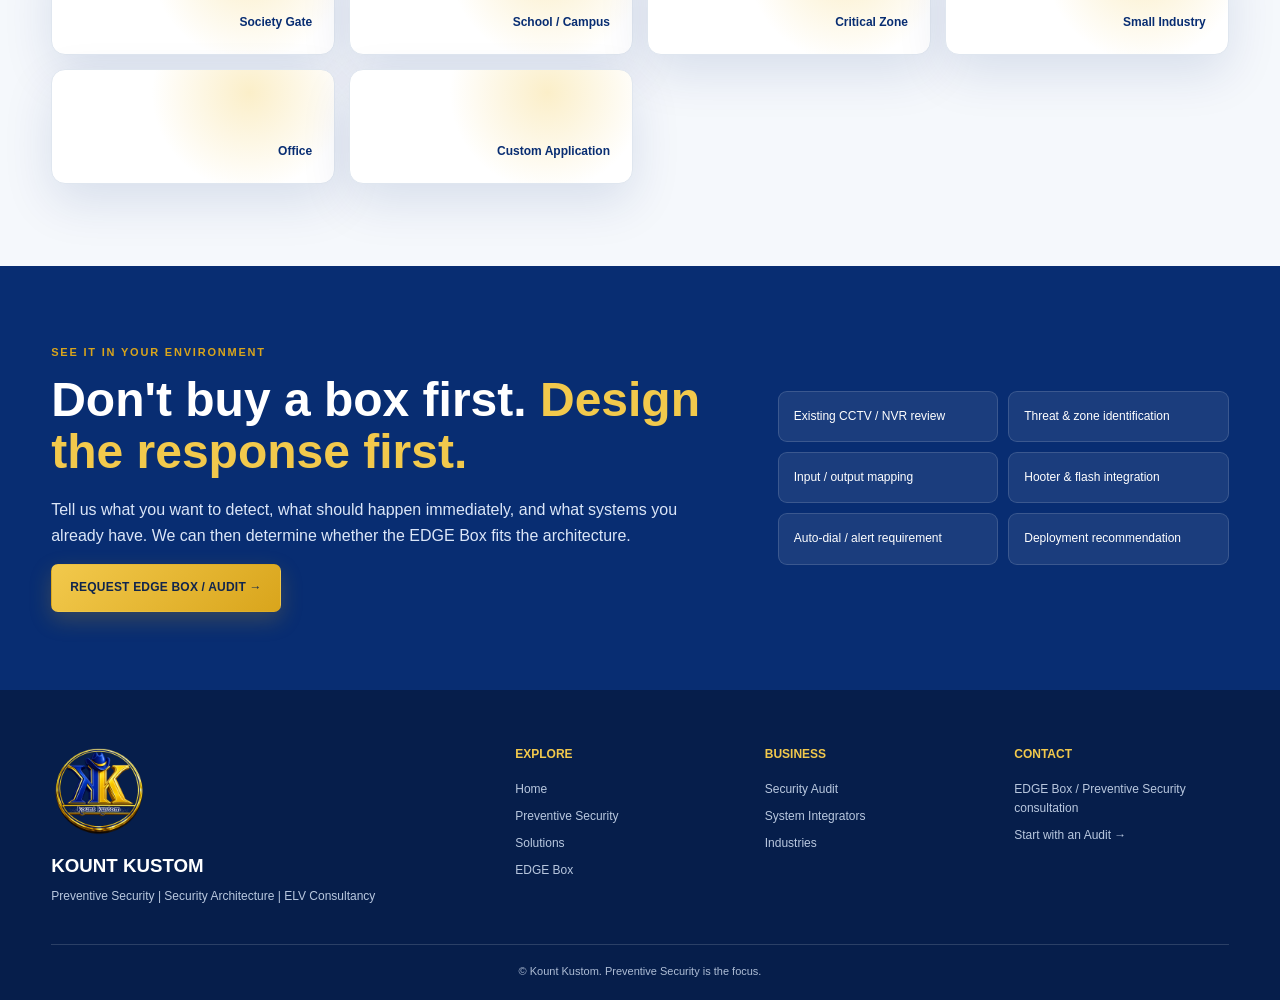
<file: edge-box.html>
<!doctype html>
<html lang="en">
<head>
<meta charset="utf-8"><meta name="viewport" content="width=device-width, initial-scale=1">
<meta name="description" content="Security Vaastu EDGE Box by Kount Kustom — a preventive security response layer connecting detection to pre-programmed action.">
<title>Security Vaastu EDGE Box | Kount Kustom</title>
<link rel="stylesheet" href="styles.css">
<link rel="icon" type="image/jpeg" href="assets/favicon.png">
<meta name="theme-color" content="#082d72">
</head>
<body>
<header class="site-header"><div class="container nav-wrap">
<a class="brand" href="index.html"><span class="kk-logo-embedded" role="img" aria-label="Kount Kustom logo"></span><span><strong>KOUNT KUSTOM</strong><small>Preventive Security | Security Architecture | ELV Consultancy</small></span></a>
<button class="menu-toggle" aria-label="Open menu">☰</button>
<nav class="main-nav">
<a href="index.html">Home</a><a href="preventive-security.html">Preventive Security</a><a href="solutions.html">Solutions</a><a href="edge-box.html">EDGE Box</a><a href="security-audit.html">Security Audit</a><a href="industries.html">Industries</a><a href="system-integrators.html">System Integrators</a><a href="knowledge-centre.html">Knowledge Centre</a>
</nav><a class="btn btn-gold nav-cta" href="security-audit.html">Book Security Audit</a>
</div></header>

<main>
<section class="page-hero"><div class="container page-hero-grid">
<div><div class="eyebrow">KOUNT KUSTOM FLAGSHIP PRODUCT</div>
<h1>Security Vaastu <span>EDGE Box.</span></h1>
<p class="hero-lead">Turn detection into immediate response with a pre-programmed security response layer designed around your security architecture.</p>
<div class="hero-actions"><a class="btn btn-gold" href="#enquire">Request EDGE Box Demo →</a><a class="btn btn-outline" href="security-audit.html">Book Security Audit →</a></div>
<div class="hero-points"><div><b>01</b><span>Plug & Play<br><small>Designed for simple integration</small></span></div><div><b>02</b><span>Pre-programmed<br><small>Defined response logic</small></span></div><div><b>03</b><span>Edge Response<br><small>Local processing path</small></span></div><div><b>04</b><span>Expandable<br><small>Built for integrated security</small></span></div></div>
</div>
<div class="page-hero-visual"><div class="security-stack">
<div class="stack-node"><b>DETECTION</b><small>AI Camera / Sensor</small></div><div class="stack-arrow">↓</div>
<div class="stack-node stack-core"><b>SECURITY VAastu<br>EDGE BOX</b><small>Pre-programmed logic</small></div><div class="stack-arrow">↓</div>
<div class="stack-output"><span>🔊 Hooter</span><span>⚡ Flash Light</span><span>☎ Auto Dialer</span><span>📲 Alert</span></div>
</div></div>
</div></section>

<section class="india-first-banner"><div class="container india-first-inner"><div><div class="eyebrow">KOUNT KUSTOM PREVENTIVE SECURITY</div><h2>INDIA'S FIRST PREVENTIVE SECURITY SYSTEM<span class="claim-star">*</span></h2><p><strong>No recurring software / licence cost.</strong> Instant alerts. Immediate response.</p><small>A pre-programmed preventive security architecture designed to detect defined threats, trigger instant alerts and initiate the required response.</small></div><div class="india-first-flow"><span>THREAT</span><b>→</b><span>DETECT</span><b>→</b><span>DECIDE</span><b>→</b><span>ALERT</span><b>→</b><span>RESPOND</span></div></div></section>
<section class="section"><div class="container"><div class="section-heading centered"><div class="eyebrow">THE RESPONSE GAP</div><h2>A camera can detect. <span>Who responds?</span></h2><p>Many security systems stop at recording or notification. The EDGE Box is designed to create a defined bridge from a qualifying event to a physical or remote response.</p></div>
<div class="architecture">
<div class="arch-item">◉<strong>Detect</strong><small>Identify event</small></div><div class="arch-item">◆<strong>Evaluate</strong><small>Apply logic</small></div><div class="arch-item">▣<strong>Trigger</strong><small>Activate output</small></div><div class="arch-item">⚡<strong>Respond</strong><small>Immediate action</small></div><div class="arch-item">☎<strong>Escalate</strong><small>Remote alert</small></div><div class="arch-item">✓<strong>Verify</strong><small>Confirm outcome</small></div>
</div></div></section>

<section class="section section-soft"><div class="container two-col">
<div><div class="eyebrow">HOW IT FITS</div><h2>Built as the <span>response layer.</span></h2>
<p>The EDGE Box is not intended to replace your CCTV, NVR, fire alarm or access-control system. It can sit alongside the systems you already use and provide a defined response path where the architecture requires it.</p>
<div class="flow"><div><span>◉</span><strong>INPUT</strong></div><b>→</b><div><span>AI</span><strong>EVENT</strong></div><b>→</b><div><span>◆</span><strong>LOGIC</strong></div><b>→</b><div><span>⚡</span><strong>OUTPUT</strong></div></div>
</div>
<div class="compare-card"><h3>Typical response outputs</h3>
<div class="compare-row"><span>Audio warning</span><span>Hooter / siren</span></div>
<div class="compare-row"><span>Visual warning</span><span>Flash light</span></div>
<div class="compare-row"><span>Remote notification</span><span>Auto dial / alert</span></div>
<div class="compare-row"><span>Integrated action</span><span>Defined security logic</span></div>
<div class="compare-foot">Outputs depend on the approved security architecture.</div>
</div>
</div></section>

<section class="section"><div class="container"><div class="section-heading"><div class="eyebrow">WHY EDGE?</div><h2>Designed for <span>preventive response.</span></h2></div>
<div class="cards">
<article class="solution-card"><div class="icon">⚙</div><h3>Pre-programmed Logic</h3><p>Define what should happen when a qualifying event occurs.</p></article>
<article class="solution-card"><div class="icon">⚡</div><h3>Fast Local Path</h3><p>Designed to reduce dependence on a remote server for the core response path.</p></article>
<article class="solution-card"><div class="icon">⌘</div><h3>Integration Ready</h3><p>Can be considered alongside CCTV, access, fire and emergency response systems.</p></article>
<article class="solution-card"><div class="icon">↗</div><h3>Scalable Architecture</h3><p>Suitable for defined zones and multi-device security concepts.</p></article>
<article class="solution-card"><div class="icon">✓</div><h3>Audit-led Deployment</h3><p>We recommend deployment based on the threat, risk and response requirement.</p></article>
</div></div></section>

<section class="section section-soft"><div class="container"><div class="section-heading centered"><div class="eyebrow">USE CASES</div><h2>Where the EDGE Box can <span>make a difference.</span></h2></div>
<div class="industry-grid">
<div class="industry-card"><strong>Industrial Perimeter</strong></div><div class="industry-card"><strong>Warehouse</strong></div><div class="industry-card"><strong>Retail / Shop</strong></div><div class="industry-card"><strong>Residential</strong></div><div class="industry-card"><strong>Society Gate</strong></div><div class="industry-card"><strong>School / Campus</strong></div><div class="industry-card"><strong>Critical Zone</strong></div><div class="industry-card"><strong>Small Industry</strong></div><div class="industry-card"><strong>Office</strong></div><div class="industry-card"><strong>Custom Application</strong></div>
</div></div></section>

<section id="enquire" class="audit"><div class="container audit-grid"><div><div class="eyebrow">SEE IT IN YOUR ENVIRONMENT</div><h2>Don't buy a box first. <span>Design the response first.</span></h2><p>Tell us what you want to detect, what should happen immediately, and what systems you already have. We can then determine whether the EDGE Box fits the architecture.</p><a class="btn btn-gold" href="security-audit.html">Request EDGE Box / Audit →</a></div>
<div class="audit-points"><div class="audit-point">Existing CCTV / NVR review</div><div class="audit-point">Threat & zone identification</div><div class="audit-point">Input / output mapping</div><div class="audit-point">Hooter & flash integration</div><div class="audit-point">Auto-dial / alert requirement</div><div class="audit-point">Deployment recommendation</div></div></div></section>
</main>
<footer class="footer"><div class="container footer-grid"><div class="footer-brand"><span class="kk-logo-embedded" role="img" aria-label="Kount Kustom logo"></span><h3>KOUNT KUSTOM</h3><p>Preventive Security | Security Architecture | ELV Consultancy</p></div><div><h4>Explore</h4><a href="index.html">Home</a><a href="preventive-security.html">Preventive Security</a><a href="solutions.html">Solutions</a><a href="edge-box.html">EDGE Box</a></div><div><h4>Business</h4><a href="security-audit.html">Security Audit</a><a href="system-integrators.html">System Integrators</a><a href="industries.html">Industries</a></div><div><h4>Contact</h4><p>EDGE Box / Preventive Security consultation</p><a href="security-audit.html">Start with an Audit →</a></div></div><div class="container copyright">© Kount Kustom. Preventive Security is the focus.</div></footer>
<script src="script.js"></script>
</body></html>
</file>
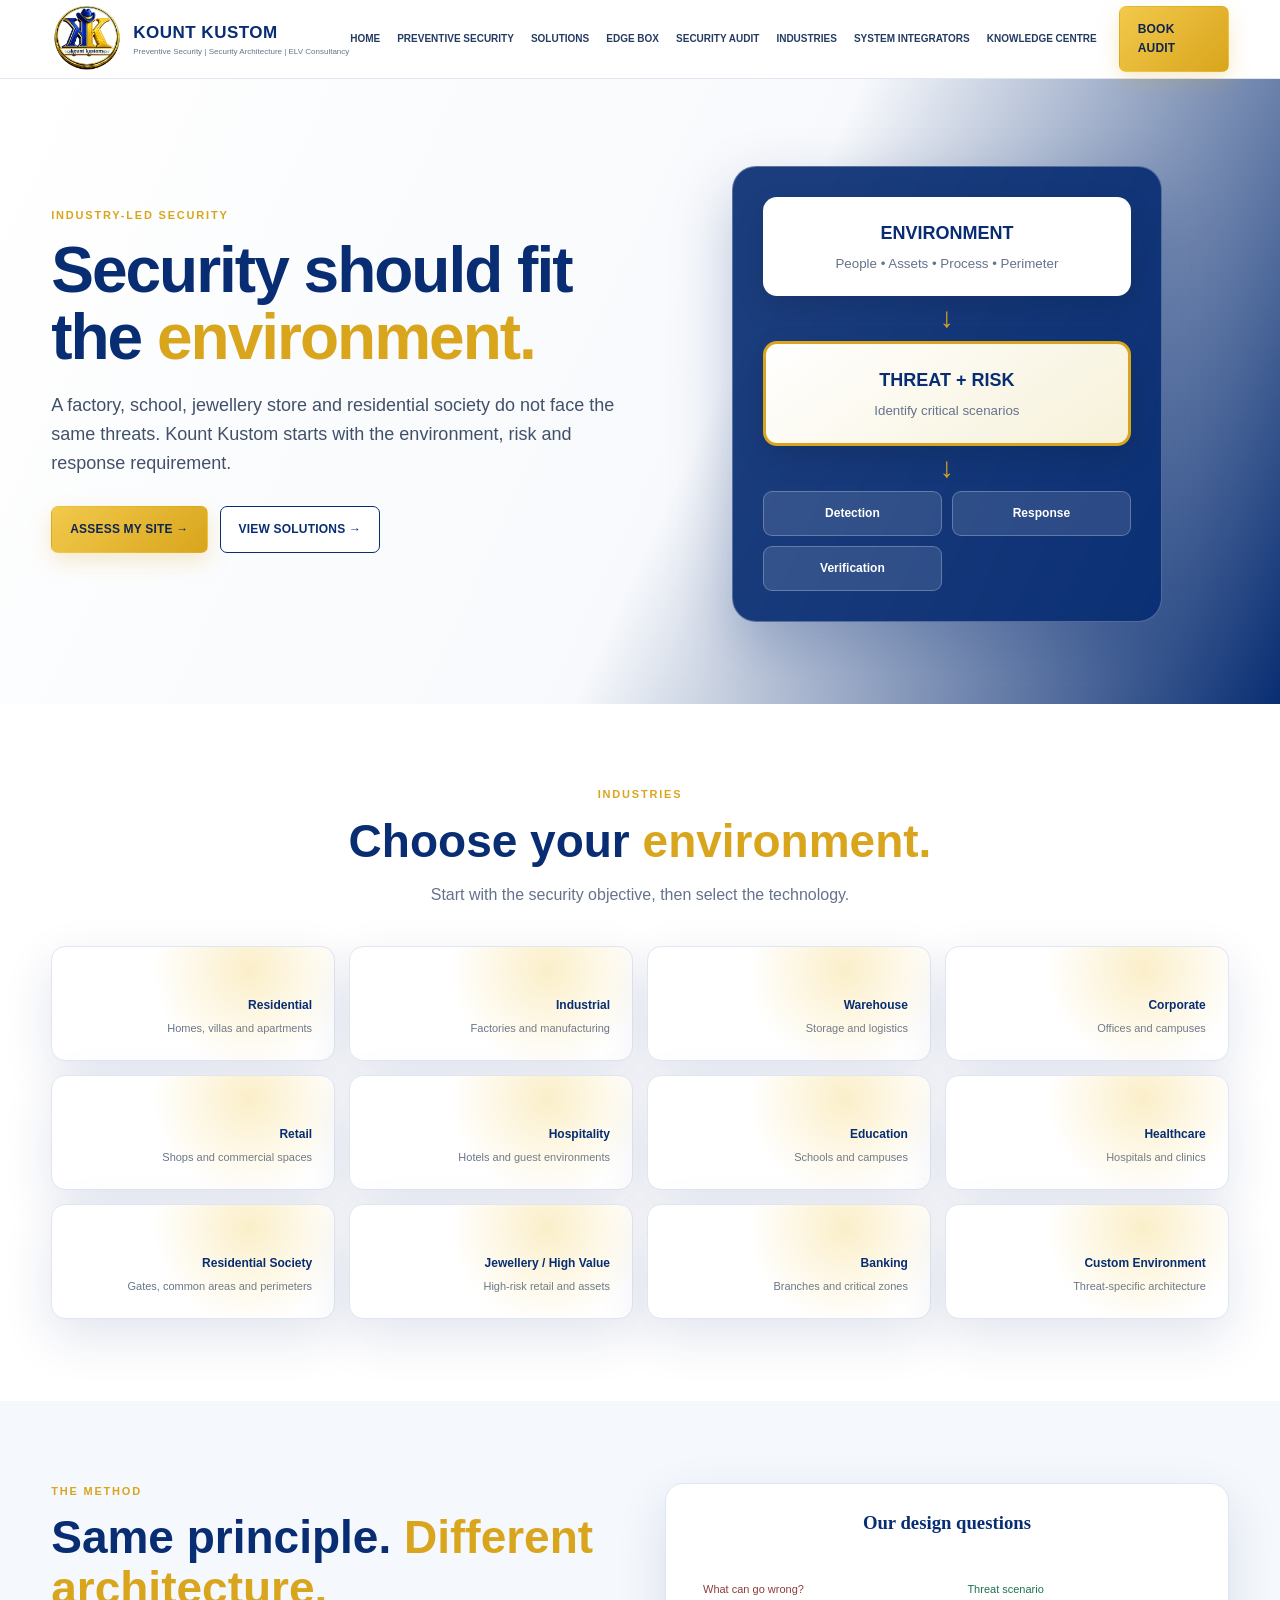
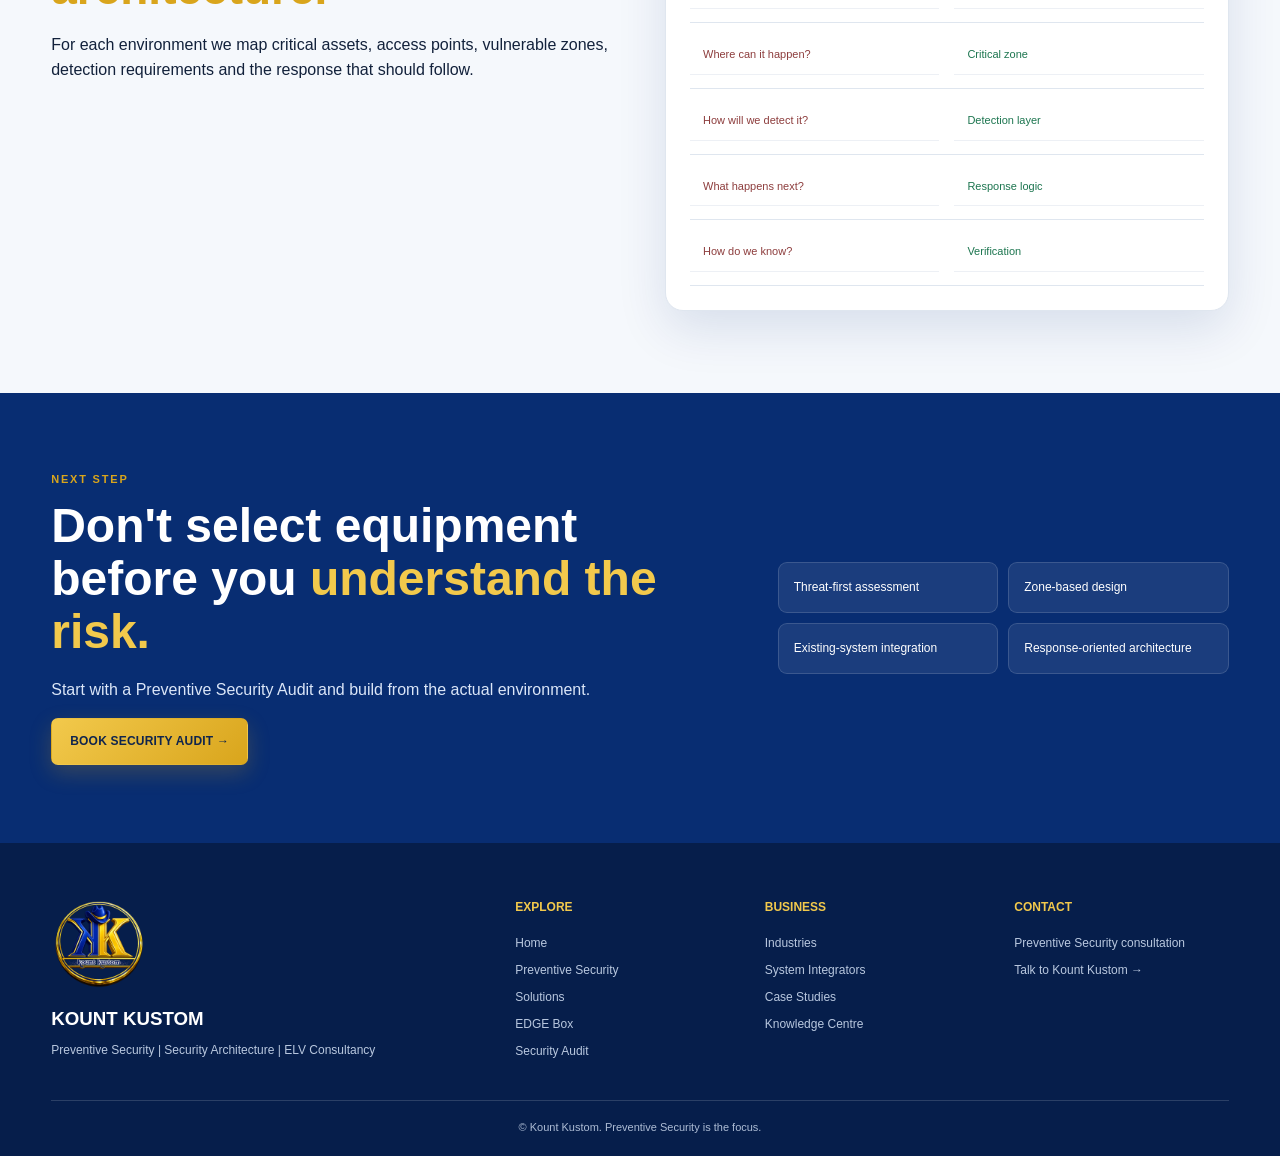
<file: industries.html>
<!doctype html><html lang="en"><head><meta charset="utf-8"><meta name="viewport" content="width=device-width, initial-scale=1"><meta name="description" content="Preventive Security solutions designed around industrial, commercial, residential and critical environments."><title>Industries | Kount Kustom</title><link rel="stylesheet" href="styles.css"><link rel="icon" type="image/jpeg" href="assets/favicon.png">
<meta name="theme-color" content="#082d72">
</head><body><header class="site-header"><div class="container nav-wrap">
<a class="brand" href="index.html"><span class="kk-logo-embedded" role="img" aria-label="Kount Kustom logo"></span><span><strong>KOUNT KUSTOM</strong><small>Preventive Security | Security Architecture | ELV Consultancy</small></span></a>
<button class="menu-toggle" aria-label="Open menu" aria-expanded="false">☰</button>
<nav class="main-nav">
<a href="index.html">Home</a><a href="preventive-security.html">Preventive Security</a><a href="solutions.html">Solutions</a><a href="edge-box.html">EDGE Box</a><a href="security-audit.html">Security Audit</a><a href="industries.html">Industries</a><a href="system-integrators.html">System Integrators</a><a href="knowledge-centre.html">Knowledge Centre</a>
</nav><a class="btn btn-gold nav-cta" href="security-audit.html#audit-form">Book Audit</a></div></header><main><section class="page-hero"><div class="container page-hero-grid"><div><div class="eyebrow">INDUSTRY-LED SECURITY</div><h1>Security should fit the <span>environment.</span></h1><p class="hero-lead">A factory, school, jewellery store and residential society do not face the same threats. Kount Kustom starts with the environment, risk and response requirement.</p><div class="hero-actions"><a class="btn btn-gold" href="security-audit.html#audit-form">Assess My Site →</a><a class="btn btn-outline" href="solutions.html">View Solutions →</a></div></div><div class="page-hero-visual"><div class="security-stack"><div class="stack-node"><b>ENVIRONMENT</b><small>People • Assets • Process • Perimeter</small></div><div class="stack-arrow">↓</div><div class="stack-node stack-core"><b>THREAT + RISK</b><small>Identify critical scenarios</small></div><div class="stack-arrow">↓</div><div class="stack-output"><span>Detection</span><span>Response</span><span>Verification</span></div></div></div></div></section>
<section class="section"><div class="container"><div class="section-heading centered"><div class="eyebrow">INDUSTRIES</div><h2>Choose your <span>environment.</span></h2><p>Start with the security objective, then select the technology.</p></div><div class="industry-grid"><div class="industry-card"><strong>Residential</strong><small>Homes, villas and apartments</small></div><div class="industry-card"><strong>Industrial</strong><small>Factories and manufacturing</small></div><div class="industry-card"><strong>Warehouse</strong><small>Storage and logistics</small></div><div class="industry-card"><strong>Corporate</strong><small>Offices and campuses</small></div><div class="industry-card"><strong>Retail</strong><small>Shops and commercial spaces</small></div><div class="industry-card"><strong>Hospitality</strong><small>Hotels and guest environments</small></div><div class="industry-card"><strong>Education</strong><small>Schools and campuses</small></div><div class="industry-card"><strong>Healthcare</strong><small>Hospitals and clinics</small></div><div class="industry-card"><strong>Residential Society</strong><small>Gates, common areas and perimeters</small></div><div class="industry-card"><strong>Jewellery / High Value</strong><small>High-risk retail and assets</small></div><div class="industry-card"><strong>Banking</strong><small>Branches and critical zones</small></div><div class="industry-card"><strong>Custom Environment</strong><small>Threat-specific architecture</small></div></div></div></section>
<section class="section section-soft"><div class="container two-col"><div><div class="eyebrow">THE METHOD</div><h2>Same principle. <span>Different architecture.</span></h2><p>For each environment we map critical assets, access points, vulnerable zones, detection requirements and the response that should follow.</p></div><div class="compare-card"><h3>Our design questions</h3><div class="compare-row"><span>What can go wrong?</span><span>Threat scenario</span></div><div class="compare-row"><span>Where can it happen?</span><span>Critical zone</span></div><div class="compare-row"><span>How will we detect it?</span><span>Detection layer</span></div><div class="compare-row"><span>What happens next?</span><span>Response logic</span></div><div class="compare-row"><span>How do we know?</span><span>Verification</span></div></div></div></section>
<section class="audit"><div class="container audit-grid"><div><div class="eyebrow">NEXT STEP</div><h2>Don't select equipment before you <span>understand the risk.</span></h2><p>Start with a Preventive Security Audit and build from the actual environment.</p><a class="btn btn-gold" href="security-audit.html#audit-form">Book Security Audit →</a></div><div class="audit-points"><div class="audit-point">Threat-first assessment</div><div class="audit-point">Zone-based design</div><div class="audit-point">Existing-system integration</div><div class="audit-point">Response-oriented architecture</div></div></div></section></main><footer class="footer"><div class="container footer-grid"><div class="footer-brand"><span class="kk-logo-embedded" role="img" aria-label="Kount Kustom logo"></span><h3>KOUNT KUSTOM</h3><p>Preventive Security | Security Architecture | ELV Consultancy</p></div><div><h4>Explore</h4><a href="index.html">Home</a><a href="preventive-security.html">Preventive Security</a><a href="solutions.html">Solutions</a><a href="edge-box.html">EDGE Box</a><a href="security-audit.html">Security Audit</a></div><div><h4>Business</h4><a href="industries.html">Industries</a><a href="system-integrators.html">System Integrators</a><a href="case-studies.html">Case Studies</a><a href="knowledge-centre.html">Knowledge Centre</a></div><div><h4>Contact</h4><p>Preventive Security consultation</p><a href="contact.html">Talk to Kount Kustom →</a></div></div><div class="container copyright">© Kount Kustom. Preventive Security is the focus.</div></footer><script src="script.js"></script></body></html>
</file>
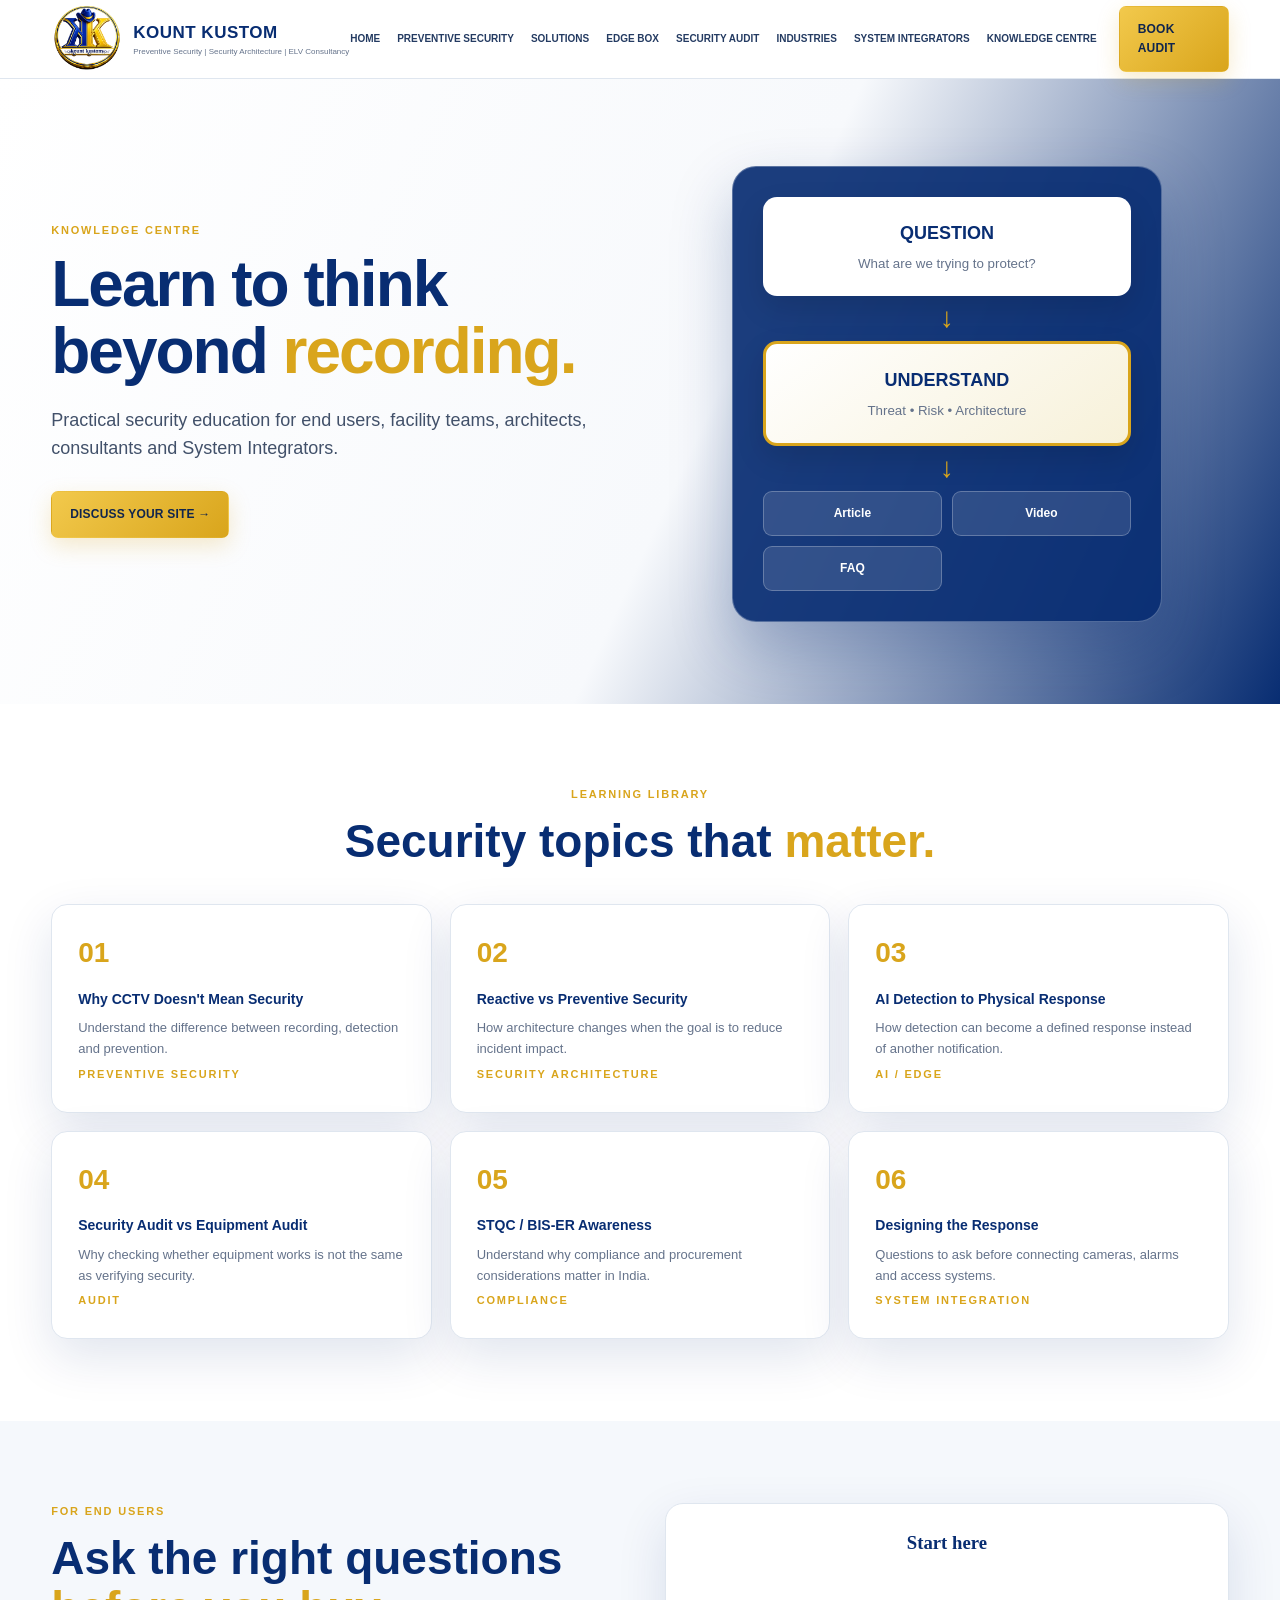
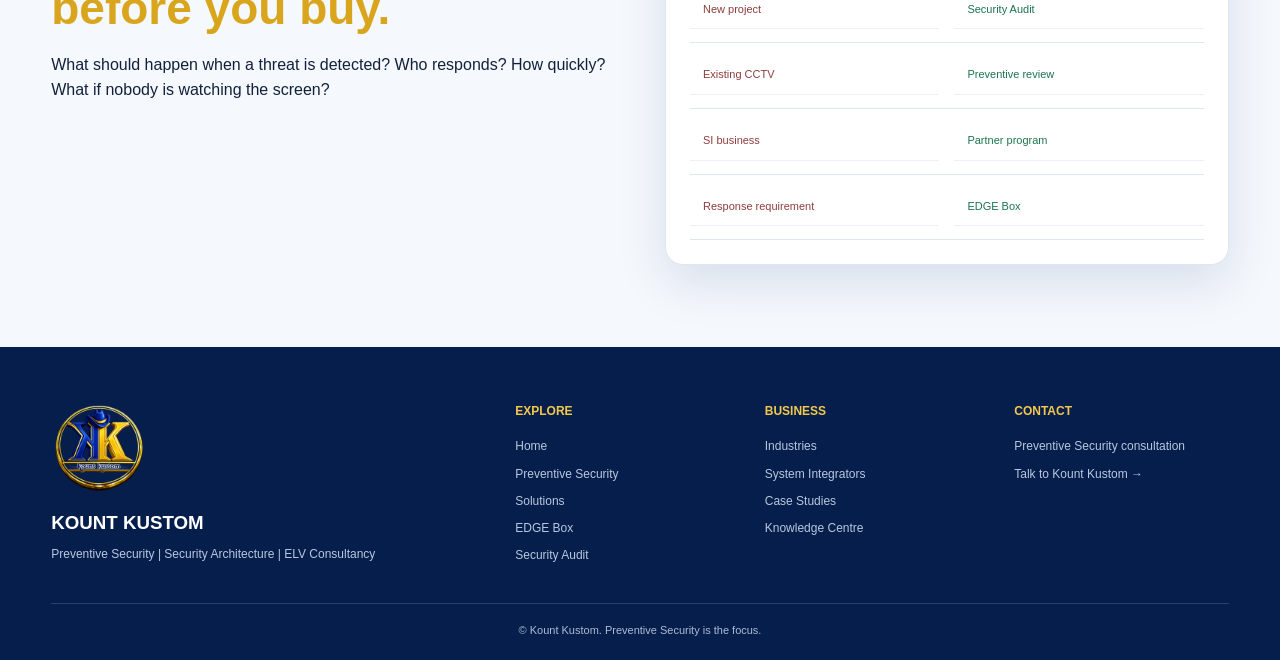
<file: knowledge-centre.html>
<!doctype html><html lang="en"><head><meta charset="utf-8"><meta name="viewport" content="width=device-width, initial-scale=1"><meta name="description" content="Preventive Security education, articles, security architecture, AI, audit and compliance topics."><title>Knowledge Centre | Kount Kustom</title><link rel="stylesheet" href="styles.css"><link rel="icon" type="image/jpeg" href="assets/favicon.png">
<meta name="theme-color" content="#082d72">
</head><body><header class="site-header"><div class="container nav-wrap">
<a class="brand" href="index.html"><span class="kk-logo-embedded" role="img" aria-label="Kount Kustom logo"></span><span><strong>KOUNT KUSTOM</strong><small>Preventive Security | Security Architecture | ELV Consultancy</small></span></a>
<button class="menu-toggle" aria-label="Open menu" aria-expanded="false">☰</button>
<nav class="main-nav">
<a href="index.html">Home</a><a href="preventive-security.html">Preventive Security</a><a href="solutions.html">Solutions</a><a href="edge-box.html">EDGE Box</a><a href="security-audit.html">Security Audit</a><a href="industries.html">Industries</a><a href="system-integrators.html">System Integrators</a><a href="knowledge-centre.html">Knowledge Centre</a>
</nav><a class="btn btn-gold nav-cta" href="security-audit.html#audit-form">Book Audit</a></div></header><main><section class="page-hero"><div class="container page-hero-grid"><div><div class="eyebrow">KNOWLEDGE CENTRE</div><h1>Learn to think beyond <span>recording.</span></h1><p class="hero-lead">Practical security education for end users, facility teams, architects, consultants and System Integrators.</p><div class="hero-actions"><a class="btn btn-gold" href="security-audit.html#audit-form">Discuss Your Site →</a></div></div><div class="page-hero-visual"><div class="security-stack"><div class="stack-node"><b>QUESTION</b><small>What are we trying to protect?</small></div><div class="stack-arrow">↓</div><div class="stack-node stack-core"><b>UNDERSTAND</b><small>Threat • Risk • Architecture</small></div><div class="stack-arrow">↓</div><div class="stack-output"><span>Article</span><span>Video</span><span>FAQ</span></div></div></div></div></section>
<section class="section"><div class="container"><div class="section-heading centered"><div class="eyebrow">LEARNING LIBRARY</div><h2>Security topics that <span>matter.</span></h2></div><div class="cards"><article class="solution-card"><div class="icon">01</div><h3>Why CCTV Doesn't Mean Security</h3><p>Understand the difference between recording, detection and prevention.</p><span class="eyebrow">PREVENTIVE SECURITY</span></article><article class="solution-card"><div class="icon">02</div><h3>Reactive vs Preventive Security</h3><p>How architecture changes when the goal is to reduce incident impact.</p><span class="eyebrow">SECURITY ARCHITECTURE</span></article><article class="solution-card"><div class="icon">03</div><h3>AI Detection to Physical Response</h3><p>How detection can become a defined response instead of another notification.</p><span class="eyebrow">AI / EDGE</span></article><article class="solution-card"><div class="icon">04</div><h3>Security Audit vs Equipment Audit</h3><p>Why checking whether equipment works is not the same as verifying security.</p><span class="eyebrow">AUDIT</span></article><article class="solution-card"><div class="icon">05</div><h3>STQC / BIS-ER Awareness</h3><p>Understand why compliance and procurement considerations matter in India.</p><span class="eyebrow">COMPLIANCE</span></article><article class="solution-card"><div class="icon">06</div><h3>Designing the Response</h3><p>Questions to ask before connecting cameras, alarms and access systems.</p><span class="eyebrow">SYSTEM INTEGRATION</span></article></div></div></section>
<section class="section section-soft"><div class="container two-col"><div><div class="eyebrow">FOR END USERS</div><h2>Ask the right questions <span>before you buy.</span></h2><p>What should happen when a threat is detected? Who responds? How quickly? What if nobody is watching the screen?</p></div><div class="compare-card"><h3>Start here</h3><div class="compare-row"><span>New project</span><span>Security Audit</span></div><div class="compare-row"><span>Existing CCTV</span><span>Preventive review</span></div><div class="compare-row"><span>SI business</span><span>Partner program</span></div><div class="compare-row"><span>Response requirement</span><span>EDGE Box</span></div></div></div></section></main><footer class="footer"><div class="container footer-grid"><div class="footer-brand"><span class="kk-logo-embedded" role="img" aria-label="Kount Kustom logo"></span><h3>KOUNT KUSTOM</h3><p>Preventive Security | Security Architecture | ELV Consultancy</p></div><div><h4>Explore</h4><a href="index.html">Home</a><a href="preventive-security.html">Preventive Security</a><a href="solutions.html">Solutions</a><a href="edge-box.html">EDGE Box</a><a href="security-audit.html">Security Audit</a></div><div><h4>Business</h4><a href="industries.html">Industries</a><a href="system-integrators.html">System Integrators</a><a href="case-studies.html">Case Studies</a><a href="knowledge-centre.html">Knowledge Centre</a></div><div><h4>Contact</h4><p>Preventive Security consultation</p><a href="contact.html">Talk to Kount Kustom →</a></div></div><div class="container copyright">© Kount Kustom. Preventive Security is the focus.</div></footer><script src="script.js"></script></body></html>
</file>
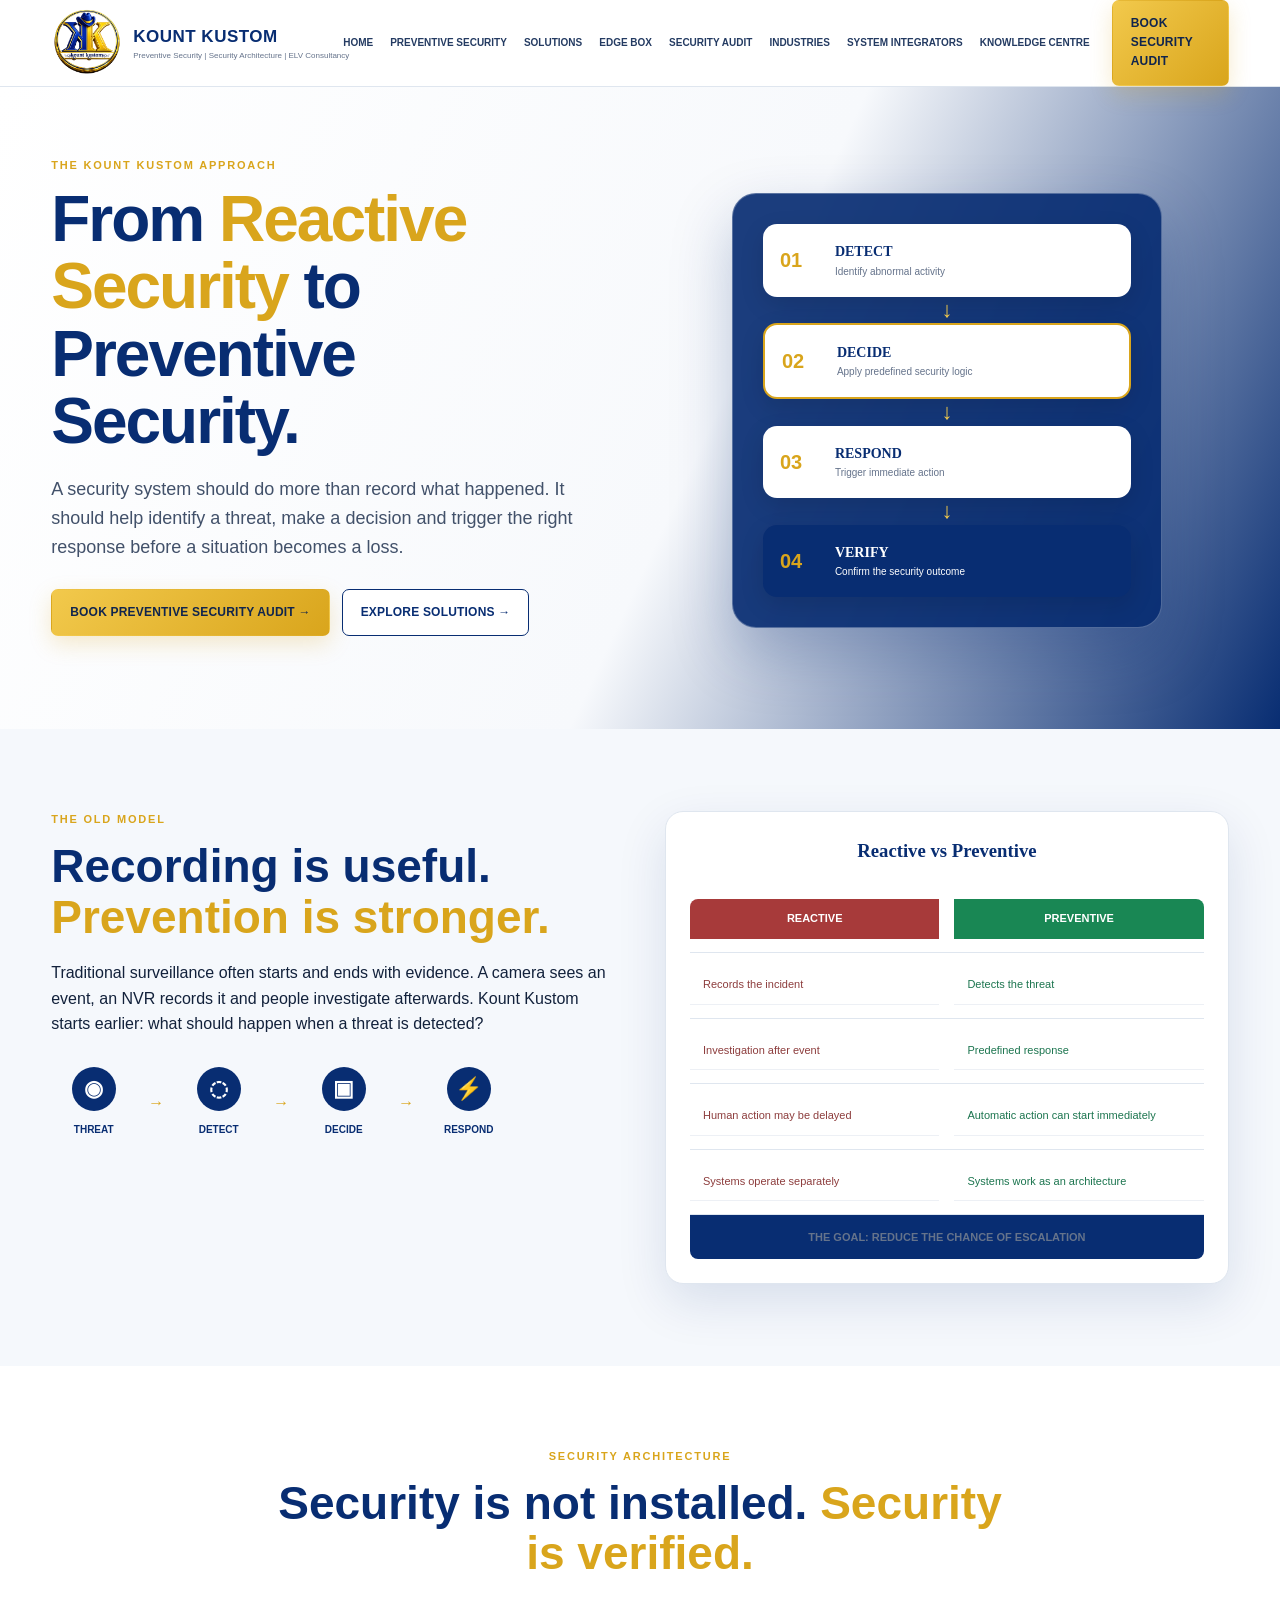
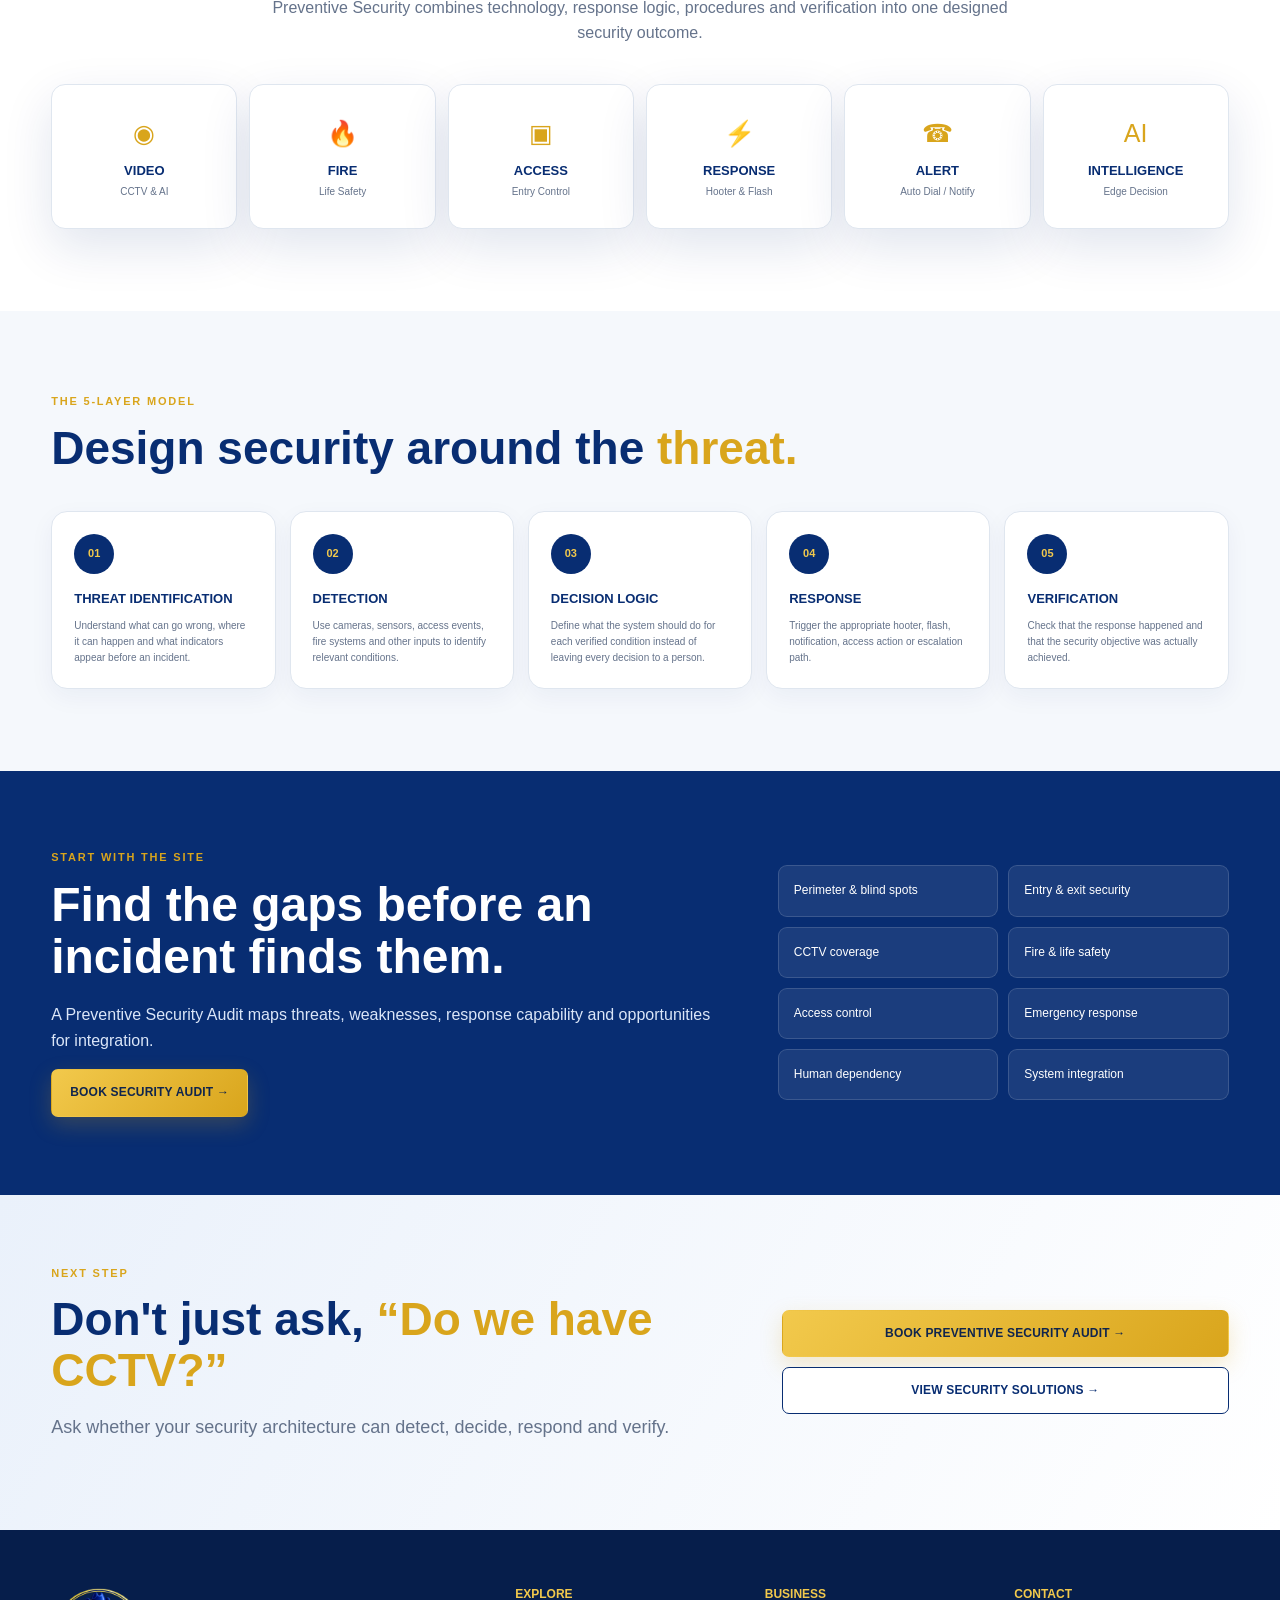
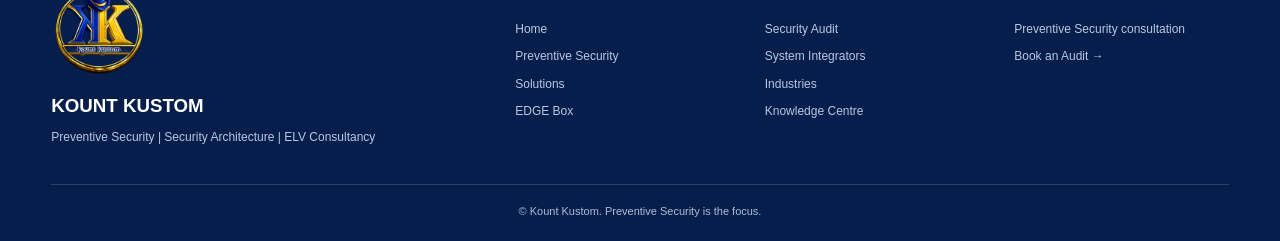
<file: preventive-security.html>
<!doctype html>
<html lang="en">
<head>
  <meta charset="utf-8">
  <meta name="viewport" content="width=device-width, initial-scale=1">
  <meta name="description" content="Understand Kount Kustom Preventive Security — moving security from recording incidents to detecting threats, responding intelligently and preventing escalation.">
  <title>Preventive Security | Kount Kustom</title>
  <link rel="stylesheet" href="styles.css">
<link rel="icon" type="image/jpeg" href="assets/favicon.png">
<meta name="theme-color" content="#082d72">
</head>
<body>
<header class="site-header">
  <div class="container nav-wrap">
    <a class="brand" href="index.html"><span class="kk-logo-embedded" role="img" aria-label="Kount Kustom logo"></span><span><strong>KOUNT KUSTOM</strong><small>Preventive Security | Security Architecture | ELV Consultancy</small></span></a>
    <button class="menu-toggle" aria-label="Open menu">☰</button>
    <nav class="main-nav">
      <a href="index.html">Home</a>
      <a href="preventive-security.html">Preventive Security</a>
      <a href="solutions.html">Solutions</a>
      <a href="edge-box.html">EDGE Box</a>
      <a href="security-audit.html">Security Audit</a>
      <a href="industries.html">Industries</a>
      <a href="system-integrators.html">System Integrators</a>
      <a href="knowledge-centre.html">Knowledge Centre</a>
    </nav>
    <a class="btn btn-gold nav-cta" href="security-audit.html">Book Security Audit</a>
  </div>
</header>

<main>
<section class="page-hero">
  <div class="container page-hero-grid">
    <div>
      <div class="eyebrow">THE KOUNT KUSTOM APPROACH</div>
      <h1>From <span>Reactive Security</span> to Preventive Security.</h1>
      <p class="hero-lead">A security system should do more than record what happened. It should help identify a threat, make a decision and trigger the right response before a situation becomes a loss.</p>
      <div class="hero-actions"><a class="btn btn-gold" href="security-audit.html">Book Preventive Security Audit →</a><a class="btn btn-outline" href="solutions.html">Explore Solutions →</a></div>
    </div>
    <div class="page-hero-visual">
      <div class="security-stack">
        <div class="stack-step"><b>01</b><strong>DETECT</strong><small>Identify abnormal activity</small></div>
        <div class="stack-line">↓</div>
        <div class="stack-step active"><b>02</b><strong>DECIDE</strong><small>Apply predefined security logic</small></div>
        <div class="stack-line">↓</div>
        <div class="stack-step"><b>03</b><strong>RESPOND</strong><small>Trigger immediate action</small></div>
        <div class="stack-line">↓</div>
        <div class="stack-step gold"><b>04</b><strong>VERIFY</strong><small>Confirm the security outcome</small></div>
      </div>
    </div>
  </div>
</section>

<section class="section section-soft">
  <div class="container two-col">
    <div>
      <div class="eyebrow">THE OLD MODEL</div>
      <h2>Recording is useful. <span>Prevention is stronger.</span></h2>
      <p>Traditional surveillance often starts and ends with evidence. A camera sees an event, an NVR records it and people investigate afterwards. Kount Kustom starts earlier: what should happen when a threat is detected?</p>
      <div class="flow"><div><span>◉</span><strong>THREAT</strong></div><b>→</b><div><span>◌</span><strong>DETECT</strong></div><b>→</b><div><span>▣</span><strong>DECIDE</strong></div><b>→</b><div><span>⚡</span><strong>RESPOND</strong></div></div>
    </div>
    <div class="compare-card">
      <h3>Reactive vs Preventive</h3>
      <div class="compare-head"><span>REACTIVE</span><span>PREVENTIVE</span></div>
      <div class="compare-row"><span>Records the incident</span><span>Detects the threat</span></div>
      <div class="compare-row"><span>Investigation after event</span><span>Predefined response</span></div>
      <div class="compare-row"><span>Human action may be delayed</span><span>Automatic action can start immediately</span></div>
      <div class="compare-row"><span>Systems operate separately</span><span>Systems work as an architecture</span></div>
      <div class="compare-foot">THE GOAL: REDUCE THE CHANCE OF ESCALATION</div>
    </div>
  </div>
</section>

<section class="section">
  <div class="container">
    <div class="section-heading centered"><div class="eyebrow">SECURITY ARCHITECTURE</div><h2>Security is not installed. <span>Security is verified.</span></h2><p>Preventive Security combines technology, response logic, procedures and verification into one designed security outcome.</p></div>
    <div class="architecture architecture-large">
      <div class="arch-item"><span>◉</span><strong>VIDEO</strong><small>CCTV & AI</small></div>
      <div class="arch-item"><span>🔥</span><strong>FIRE</strong><small>Life Safety</small></div>
      <div class="arch-item"><span>▣</span><strong>ACCESS</strong><small>Entry Control</small></div>
      <div class="arch-item"><span>⚡</span><strong>RESPONSE</strong><small>Hooter & Flash</small></div>
      <div class="arch-item"><span>☎</span><strong>ALERT</strong><small>Auto Dial / Notify</small></div>
      <div class="arch-item"><span>AI</span><strong>INTELLIGENCE</strong><small>Edge Decision</small></div>
    </div>
  </div>
</section>

<section class="section section-soft">
  <div class="container">
    <div class="section-heading"><div class="eyebrow">THE 5-LAYER MODEL</div><h2>Design security around the <span>threat.</span></h2></div>
    <div class="preventive-layers">
      <article><span>01</span><h3>THREAT IDENTIFICATION</h3><p>Understand what can go wrong, where it can happen and what indicators appear before an incident.</p></article>
      <article><span>02</span><h3>DETECTION</h3><p>Use cameras, sensors, access events, fire systems and other inputs to identify relevant conditions.</p></article>
      <article><span>03</span><h3>DECISION LOGIC</h3><p>Define what the system should do for each verified condition instead of leaving every decision to a person.</p></article>
      <article><span>04</span><h3>RESPONSE</h3><p>Trigger the appropriate hooter, flash, notification, access action or escalation path.</p></article>
      <article><span>05</span><h3>VERIFICATION</h3><p>Check that the response happened and that the security objective was actually achieved.</p></article>
    </div>
  </div>
</section>

<section class="audit">
  <div class="container audit-grid">
    <div><div class="eyebrow">START WITH THE SITE</div><h2>Find the gaps before an incident finds them.</h2><p>A Preventive Security Audit maps threats, weaknesses, response capability and opportunities for integration.</p><a class="btn btn-gold" href="security-audit.html">Book Security Audit →</a></div>
    <div class="audit-points"><div class="audit-point">Perimeter & blind spots</div><div class="audit-point">Entry & exit security</div><div class="audit-point">CCTV coverage</div><div class="audit-point">Fire & life safety</div><div class="audit-point">Access control</div><div class="audit-point">Emergency response</div><div class="audit-point">Human dependency</div><div class="audit-point">System integration</div></div>
  </div>
</section>

<section class="final-cta"><div class="container final-inner"><div><div class="eyebrow">NEXT STEP</div><h2>Don't just ask, <span>“Do we have CCTV?”</span></h2><p class="lead">Ask whether your security architecture can detect, decide, respond and verify.</p></div><div><a class="btn btn-gold" href="security-audit.html" style="width:100%">Book Preventive Security Audit →</a><a class="btn btn-outline" href="solutions.html" style="width:100%;margin-top:10px">View Security Solutions →</a></div></div></section>
</main>

<footer class="footer"><div class="container footer-grid"><div class="footer-brand"><span class="kk-logo-embedded" role="img" aria-label="Kount Kustom logo"></span><h3>KOUNT KUSTOM</h3><p>Preventive Security | Security Architecture | ELV Consultancy</p></div><div><h4>Explore</h4><a href="index.html">Home</a><a href="preventive-security.html">Preventive Security</a><a href="solutions.html">Solutions</a><a href="edge-box.html">EDGE Box</a></div><div><h4>Business</h4><a href="security-audit.html">Security Audit</a><a href="system-integrators.html">System Integrators</a><a href="industries.html">Industries</a><a href="knowledge-centre.html">Knowledge Centre</a></div><div><h4>Contact</h4><p>Preventive Security consultation</p><a href="security-audit.html">Book an Audit →</a></div></div><div class="container copyright">© Kount Kustom. Preventive Security is the focus.</div></footer>
<script src="script.js"></script>
</body></html>
</file>
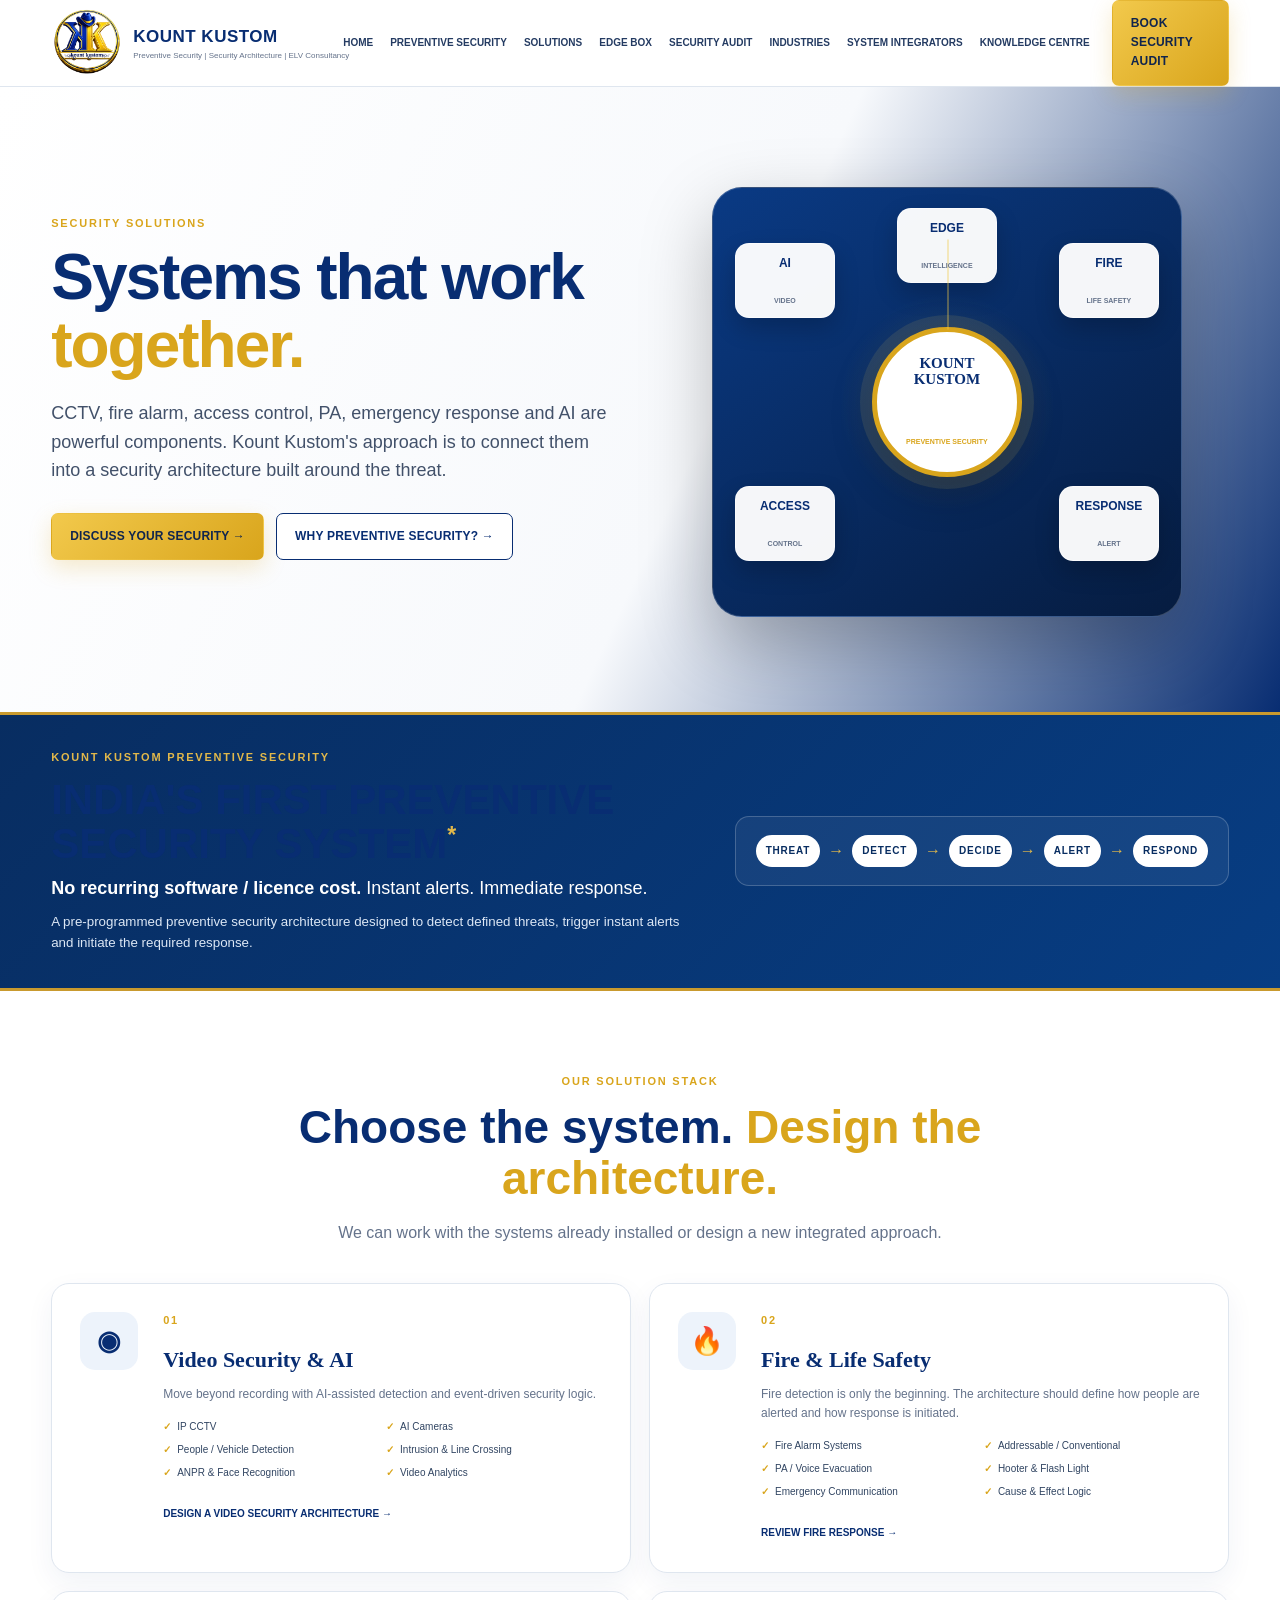
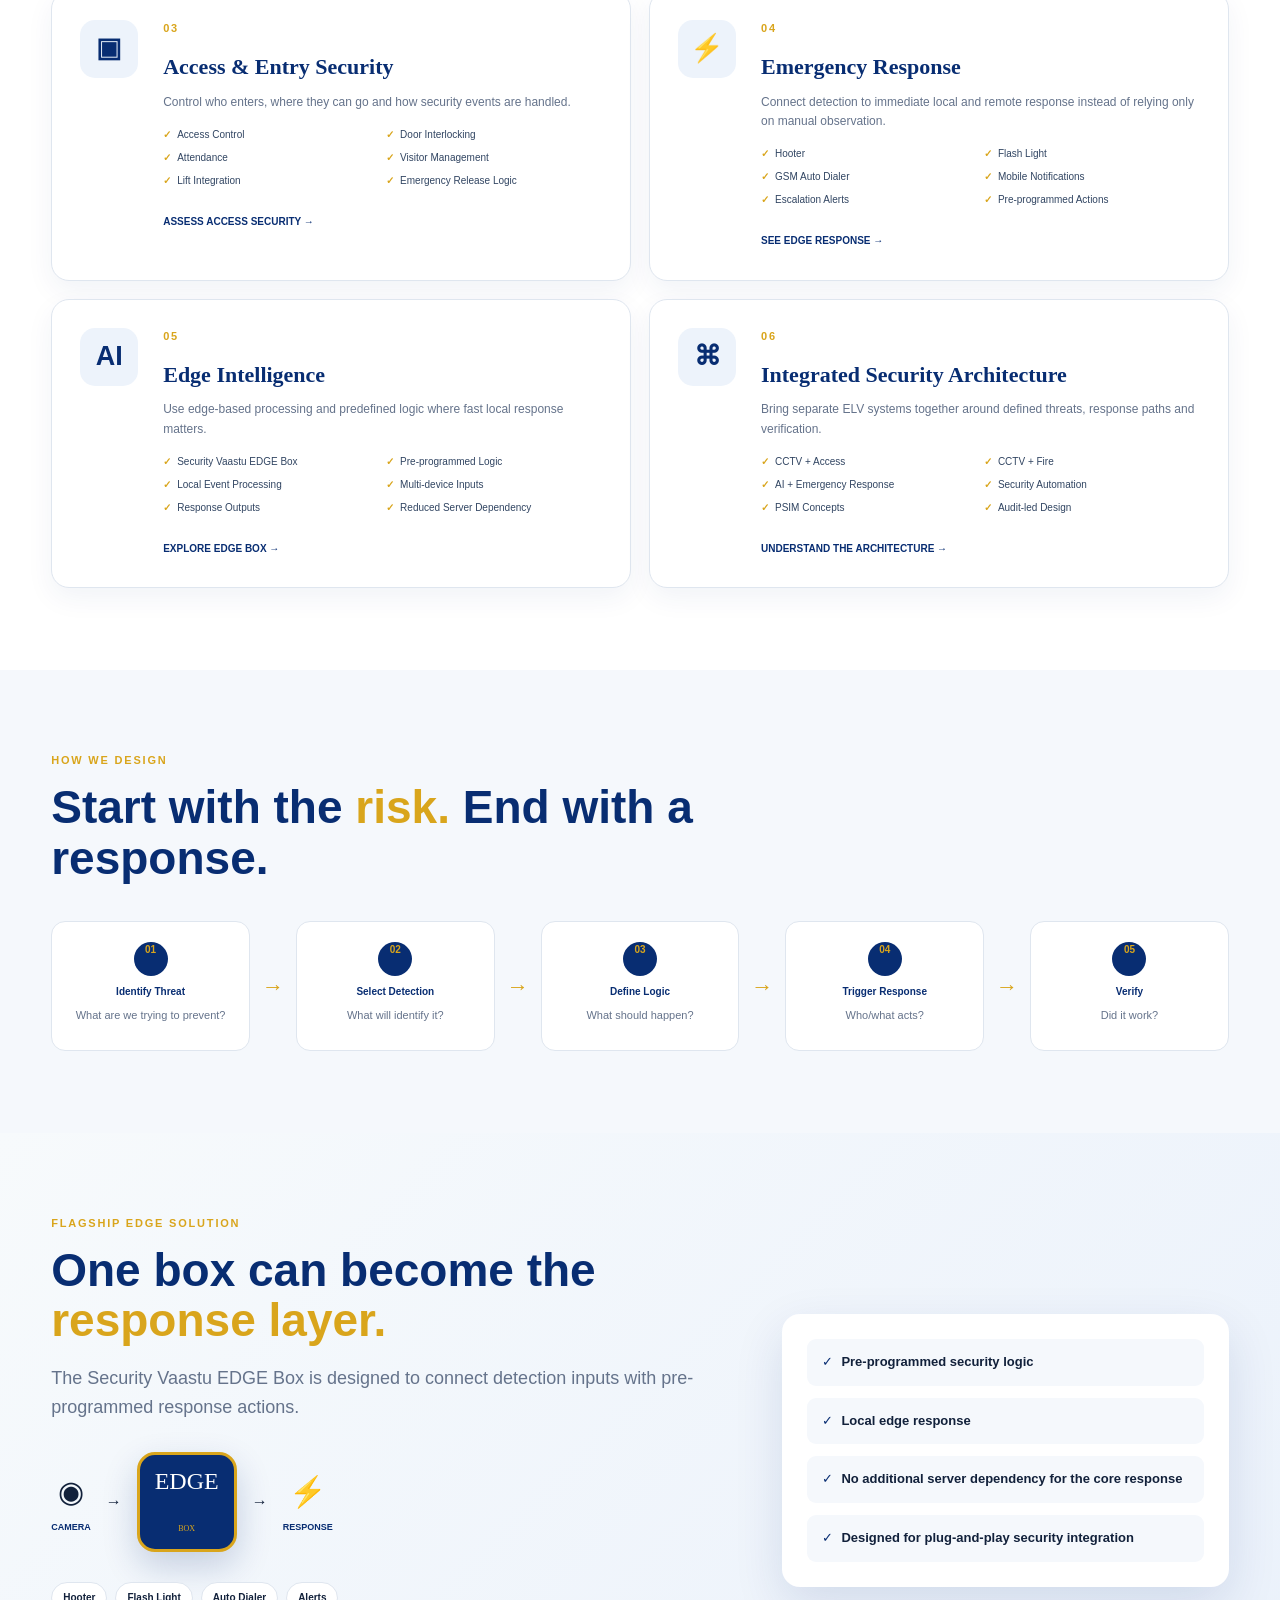
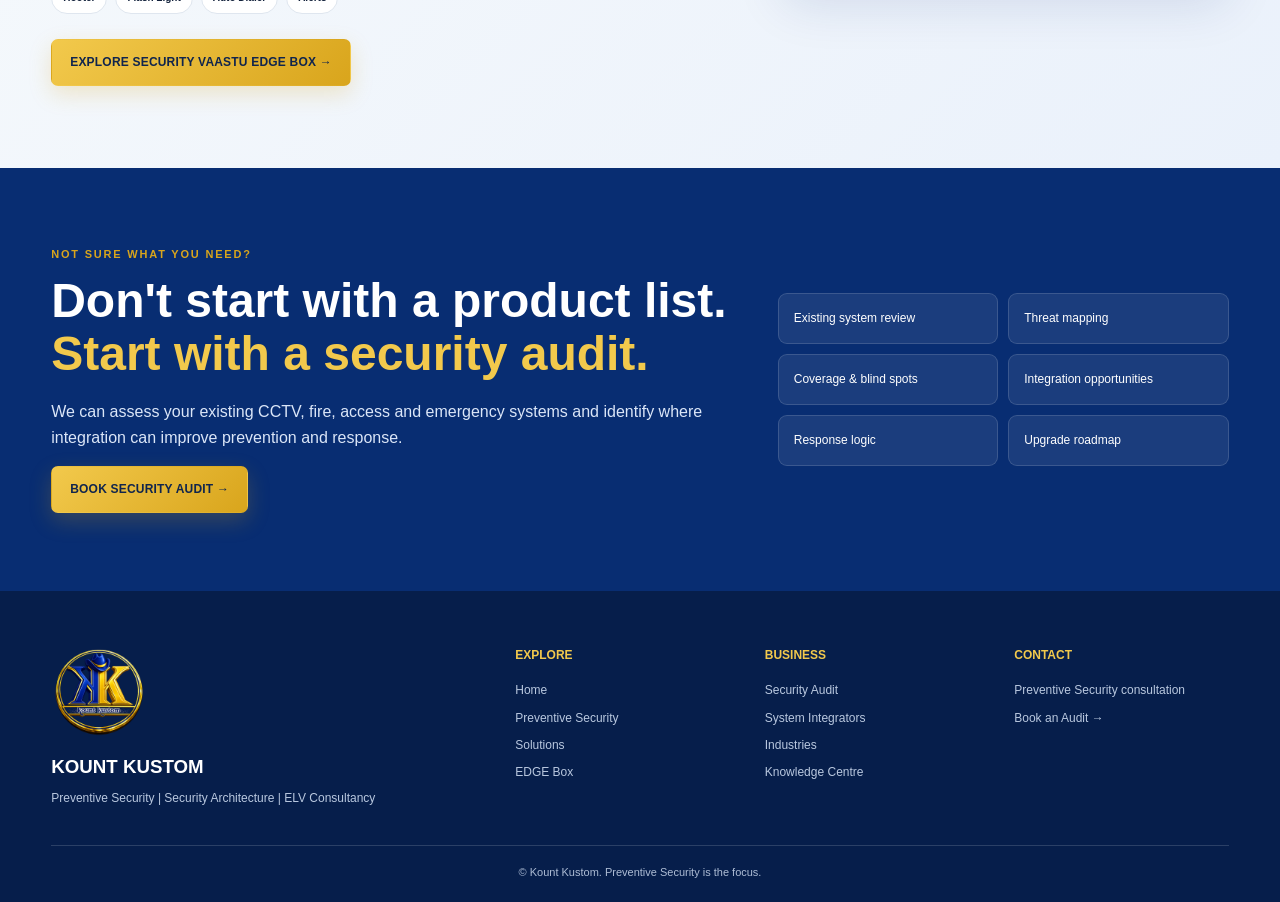
<file: solutions.html>
<!doctype html>
<html lang="en">
<head>
  <meta charset="utf-8">
  <meta name="viewport" content="width=device-width, initial-scale=1">
  <meta name="description" content="Kount Kustom security solutions: AI video security, fire and life safety, access control, emergency response and integrated preventive security architecture.">
  <title>Security Solutions | Kount Kustom</title>
  <link rel="stylesheet" href="styles.css">
<link rel="icon" type="image/jpeg" href="assets/favicon.png">
<meta name="theme-color" content="#082d72">
</head>
<body>
<header class="site-header"><div class="container nav-wrap"><a class="brand" href="index.html"><span class="kk-logo-embedded" role="img" aria-label="Kount Kustom logo"></span><span><strong>KOUNT KUSTOM</strong><small>Preventive Security | Security Architecture | ELV Consultancy</small></span></a><button class="menu-toggle" aria-label="Open menu">☰</button><nav class="main-nav"><a href="index.html">Home</a><a href="preventive-security.html">Preventive Security</a><a href="solutions.html">Solutions</a><a href="edge-box.html">EDGE Box</a><a href="security-audit.html">Security Audit</a><a href="industries.html">Industries</a><a href="system-integrators.html">System Integrators</a><a href="knowledge-centre.html">Knowledge Centre</a></nav><a class="btn btn-gold nav-cta" href="security-audit.html">Book Security Audit</a></div></header>

<main>
<section class="page-hero"><div class="container page-hero-grid"><div><div class="eyebrow">SECURITY SOLUTIONS</div><h1>Systems that work <span>together.</span></h1><p class="hero-lead">CCTV, fire alarm, access control, PA, emergency response and AI are powerful components. Kount Kustom's approach is to connect them into a security architecture built around the threat.</p><div class="hero-actions"><a class="btn btn-gold" href="security-audit.html">Discuss Your Security →</a><a class="btn btn-outline" href="preventive-security.html">Why Preventive Security? →</a></div></div><div class="page-hero-visual"><div class="solution-map"><div class="map-center"><strong>KOUNT<br>KUSTOM</strong><small>PREVENTIVE SECURITY</small></div><div class="map-node n1">AI<br><small>VIDEO</small></div><div class="map-node n2">FIRE<br><small>LIFE SAFETY</small></div><div class="map-node n3">ACCESS<br><small>CONTROL</small></div><div class="map-node n4">RESPONSE<br><small>ALERT</small></div><div class="map-node n5">EDGE<br><small>INTELLIGENCE</small></div></div></div></div></section>

<section class="india-first-banner"><div class="container india-first-inner"><div><div class="eyebrow">KOUNT KUSTOM PREVENTIVE SECURITY</div><h2>INDIA'S FIRST PREVENTIVE SECURITY SYSTEM<span class="claim-star">*</span></h2><p><strong>No recurring software / licence cost.</strong> Instant alerts. Immediate response.</p><small>A pre-programmed preventive security architecture designed to detect defined threats, trigger instant alerts and initiate the required response.</small></div><div class="india-first-flow"><span>THREAT</span><b>→</b><span>DETECT</span><b>→</b><span>DECIDE</span><b>→</b><span>ALERT</span><b>→</b><span>RESPOND</span></div></div></section>
<section class="section"><div class="container"><div class="section-heading centered"><div class="eyebrow">OUR SOLUTION STACK</div><h2>Choose the system. <span>Design the architecture.</span></h2><p>We can work with the systems already installed or design a new integrated approach.</p></div><div class="solution-grid-large">
<article class="solution-feature"><div class="solution-icon">◉</div><div><div class="eyebrow">01</div><h3>Video Security & AI</h3><p>Move beyond recording with AI-assisted detection and event-driven security logic.</p><ul><li>IP CCTV</li><li>AI Cameras</li><li>People / Vehicle Detection</li><li>Intrusion & Line Crossing</li><li>ANPR & Face Recognition</li><li>Video Analytics</li></ul><a href="security-audit.html">Design a Video Security Architecture →</a></div></article>
<article class="solution-feature"><div class="solution-icon">🔥</div><div><div class="eyebrow">02</div><h3>Fire & Life Safety</h3><p>Fire detection is only the beginning. The architecture should define how people are alerted and how response is initiated.</p><ul><li>Fire Alarm Systems</li><li>Addressable / Conventional</li><li>PA / Voice Evacuation</li><li>Hooter & Flash Light</li><li>Emergency Communication</li><li>Cause & Effect Logic</li></ul><a href="security-audit.html">Review Fire Response →</a></div></article>
<article class="solution-feature"><div class="solution-icon">▣</div><div><div class="eyebrow">03</div><h3>Access & Entry Security</h3><p>Control who enters, where they can go and how security events are handled.</p><ul><li>Access Control</li><li>Door Interlocking</li><li>Attendance</li><li>Visitor Management</li><li>Lift Integration</li><li>Emergency Release Logic</li></ul><a href="security-audit.html">Assess Access Security →</a></div></article>
<article class="solution-feature"><div class="solution-icon">⚡</div><div><div class="eyebrow">04</div><h3>Emergency Response</h3><p>Connect detection to immediate local and remote response instead of relying only on manual observation.</p><ul><li>Hooter</li><li>Flash Light</li><li>GSM Auto Dialer</li><li>Mobile Notifications</li><li>Escalation Alerts</li><li>Pre-programmed Actions</li></ul><a href="edge-box.html">See EDGE Response →</a></div></article>
<article class="solution-feature"><div class="solution-icon">AI</div><div><div class="eyebrow">05</div><h3>Edge Intelligence</h3><p>Use edge-based processing and predefined logic where fast local response matters.</p><ul><li>Security Vaastu EDGE Box</li><li>Pre-programmed Logic</li><li>Local Event Processing</li><li>Multi-device Inputs</li><li>Response Outputs</li><li>Reduced Server Dependency</li></ul><a href="edge-box.html">Explore EDGE Box →</a></div></article>
<article class="solution-feature"><div class="solution-icon">⌘</div><div><div class="eyebrow">06</div><h3>Integrated Security Architecture</h3><p>Bring separate ELV systems together around defined threats, response paths and verification.</p><ul><li>CCTV + Access</li><li>CCTV + Fire</li><li>AI + Emergency Response</li><li>Security Automation</li><li>PSIM Concepts</li><li>Audit-led Design</li></ul><a href="preventive-security.html">Understand the Architecture →</a></div></article>
</div></div></section>

<section class="section section-soft"><div class="container"><div class="section-heading"><div class="eyebrow">HOW WE DESIGN</div><h2>Start with the <span>risk.</span> End with a response.</h2></div><div class="design-process"><div><b>01</b><strong>Identify Threat</strong><small>What are we trying to prevent?</small></div><span>→</span><div><b>02</b><strong>Select Detection</strong><small>What will identify it?</small></div><span>→</span><div><b>03</b><strong>Define Logic</strong><small>What should happen?</small></div><span>→</span><div><b>04</b><strong>Trigger Response</strong><small>Who/what acts?</small></div><span>→</span><div><b>05</b><strong>Verify</strong><small>Did it work?</small></div></div></div></section>

<section class="edge-section section"><div class="container edge-grid"><div><div class="eyebrow">FLAGSHIP EDGE SOLUTION</div><h2>One box can become the <span>response layer.</span></h2><p class="lead">The Security Vaastu EDGE Box is designed to connect detection inputs with pre-programmed response actions.</p><div class="edge-flow"><div>◉<span>CAMERA</span></div><b>→</b><div class="edge-core">EDGE<small>BOX</small></div><b>→</b><div>⚡<span>RESPONSE</span></div></div><div class="response-chips"><span>Hooter</span><span>Flash Light</span><span>Auto Dialer</span><span>Alerts</span></div><a class="btn btn-gold" href="edge-box.html">Explore Security Vaastu EDGE Box →</a></div><div class="feature-list"><div>✓ <strong>Pre-programmed security logic</strong></div><div>✓ <strong>Local edge response</strong></div><div>✓ <strong>No additional server dependency for the core response</strong></div><div>✓ <strong>Designed for plug-and-play security integration</strong></div></div></div></section>

<section class="audit"><div class="container audit-grid"><div><div class="eyebrow">NOT SURE WHAT YOU NEED?</div><h2>Don't start with a product list. <span>Start with a security audit.</span></h2><p>We can assess your existing CCTV, fire, access and emergency systems and identify where integration can improve prevention and response.</p><a class="btn btn-gold" href="security-audit.html">Book Security Audit →</a></div><div class="audit-points"><div class="audit-point">Existing system review</div><div class="audit-point">Threat mapping</div><div class="audit-point">Coverage & blind spots</div><div class="audit-point">Integration opportunities</div><div class="audit-point">Response logic</div><div class="audit-point">Upgrade roadmap</div></div></div></section>
</main>

<footer class="footer"><div class="container footer-grid"><div class="footer-brand"><span class="kk-logo-embedded" role="img" aria-label="Kount Kustom logo"></span><h3>KOUNT KUSTOM</h3><p>Preventive Security | Security Architecture | ELV Consultancy</p></div><div><h4>Explore</h4><a href="index.html">Home</a><a href="preventive-security.html">Preventive Security</a><a href="solutions.html">Solutions</a><a href="edge-box.html">EDGE Box</a></div><div><h4>Business</h4><a href="security-audit.html">Security Audit</a><a href="system-integrators.html">System Integrators</a><a href="industries.html">Industries</a><a href="knowledge-centre.html">Knowledge Centre</a></div><div><h4>Contact</h4><p>Preventive Security consultation</p><a href="security-audit.html">Book an Audit →</a></div></div><div class="container copyright">© Kount Kustom. Preventive Security is the focus.</div></footer>
<script src="script.js"></script>
</body></html>
</file>
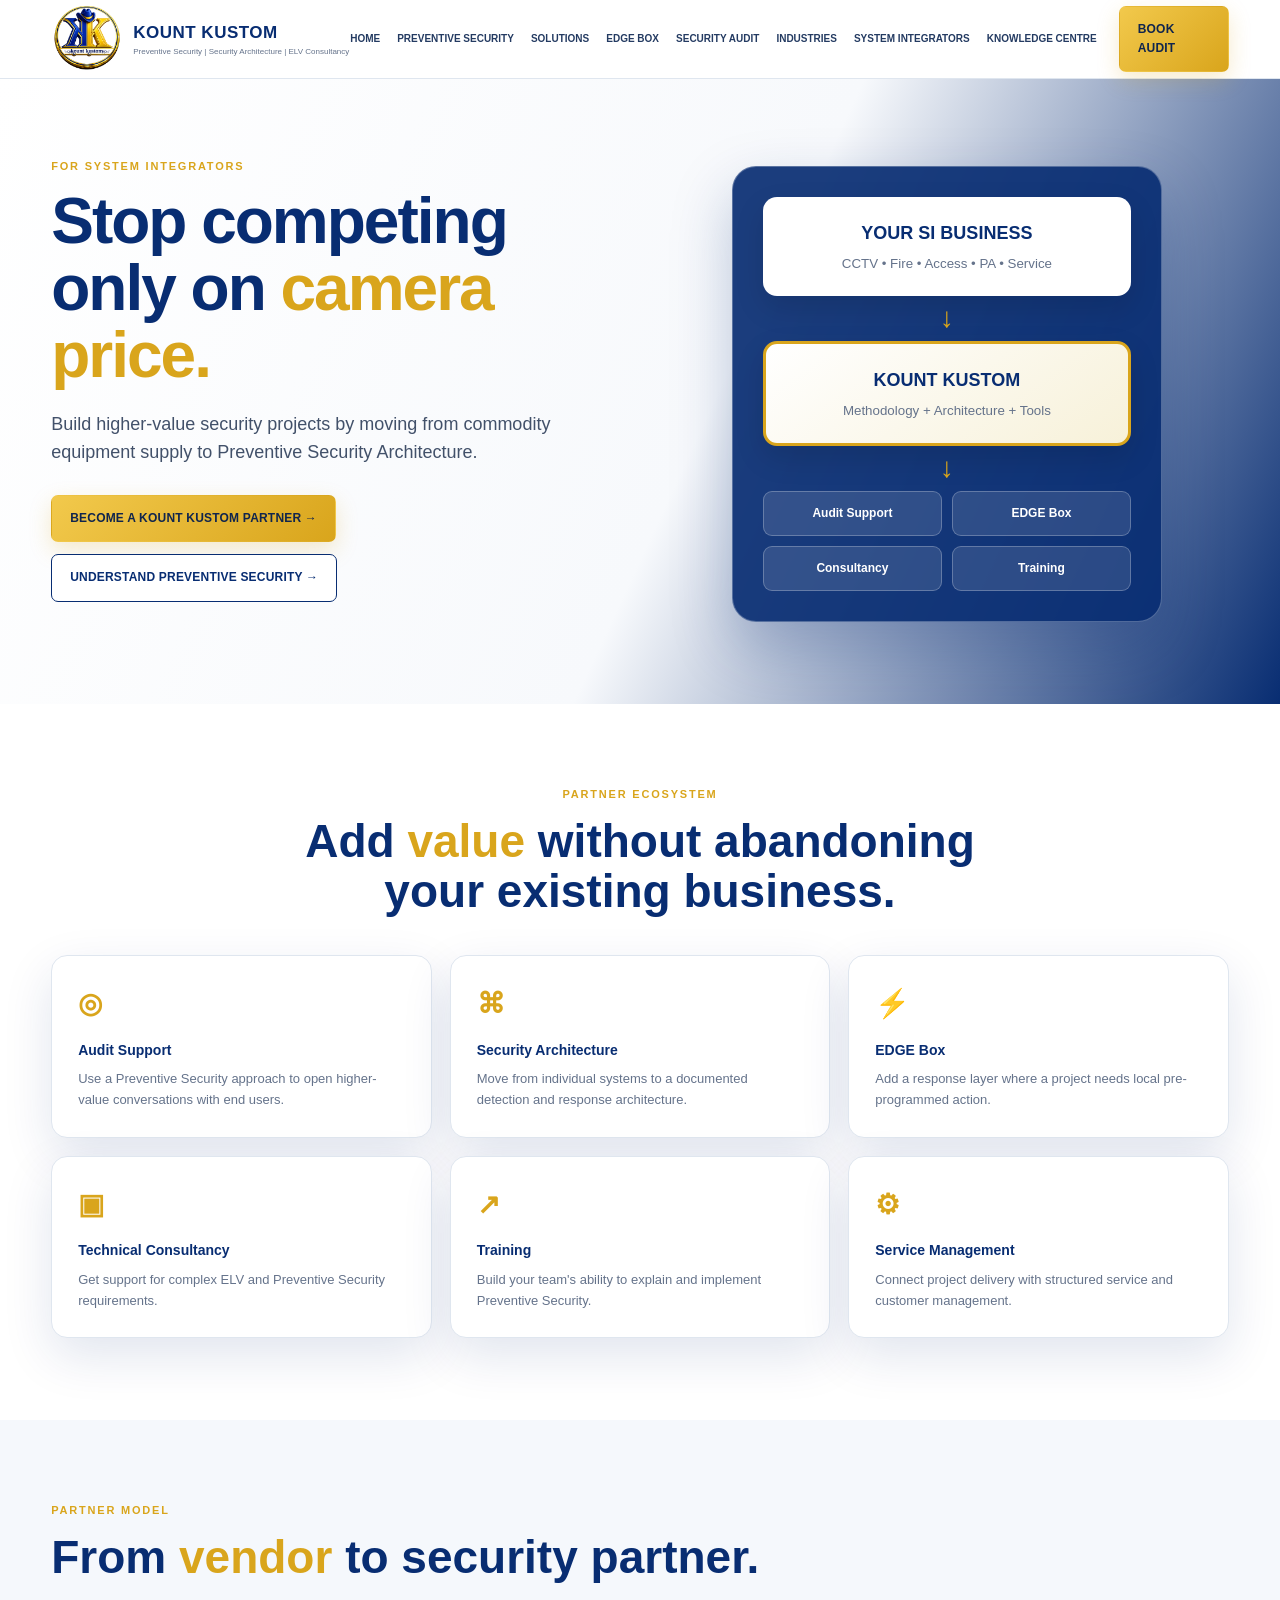
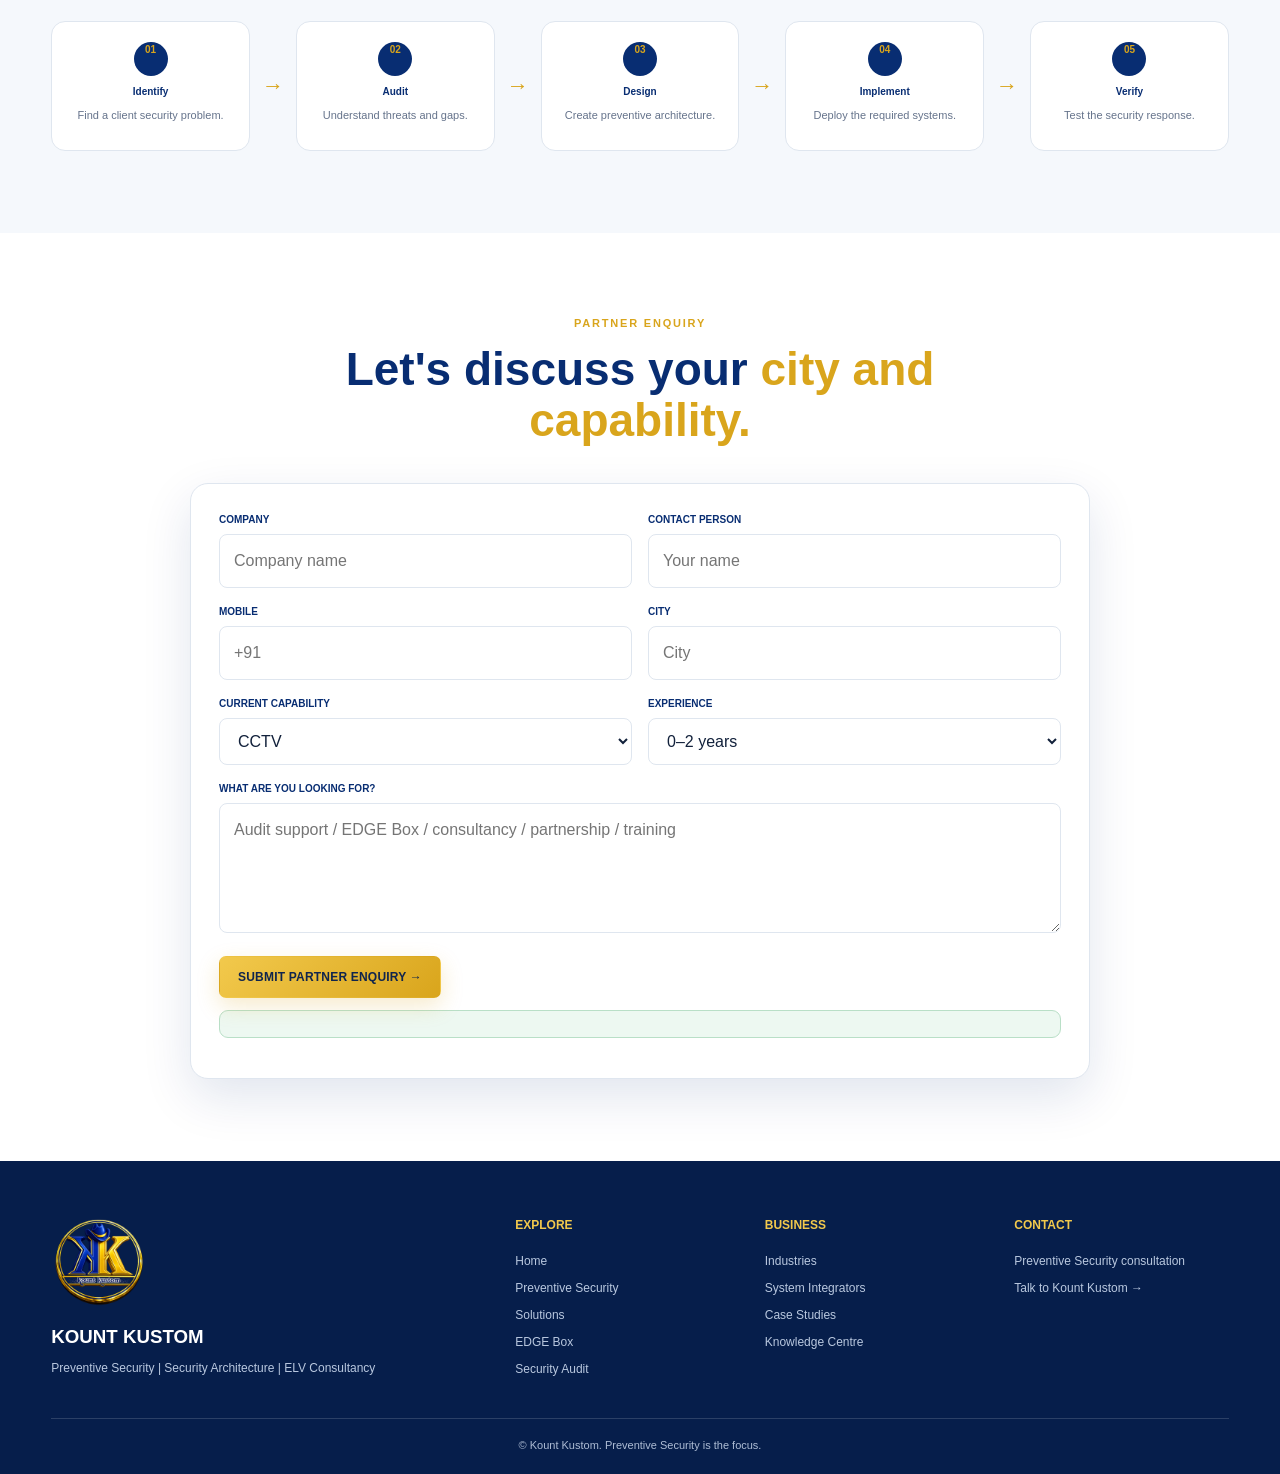
<file: system-integrators.html>
<!doctype html><html lang="en"><head><meta charset="utf-8"><meta name="viewport" content="width=device-width, initial-scale=1"><meta name="description" content="Preventive Security partnership, audit support, architecture, EDGE Box and consultancy for System Integrators."><title>System Integrators | Kount Kustom</title><link rel="stylesheet" href="styles.css"><link rel="icon" type="image/jpeg" href="assets/favicon.png">
<meta name="theme-color" content="#082d72">
</head><body><header class="site-header"><div class="container nav-wrap">
<a class="brand" href="index.html"><span class="kk-logo-embedded" role="img" aria-label="Kount Kustom logo"></span><span><strong>KOUNT KUSTOM</strong><small>Preventive Security | Security Architecture | ELV Consultancy</small></span></a>
<button class="menu-toggle" aria-label="Open menu" aria-expanded="false">☰</button>
<nav class="main-nav">
<a href="index.html">Home</a><a href="preventive-security.html">Preventive Security</a><a href="solutions.html">Solutions</a><a href="edge-box.html">EDGE Box</a><a href="security-audit.html">Security Audit</a><a href="industries.html">Industries</a><a href="system-integrators.html">System Integrators</a><a href="knowledge-centre.html">Knowledge Centre</a>
</nav><a class="btn btn-gold nav-cta" href="security-audit.html#audit-form">Book Audit</a></div></header><main><section class="page-hero"><div class="container page-hero-grid"><div><div class="eyebrow">FOR SYSTEM INTEGRATORS</div><h1>Stop competing only on <span>camera price.</span></h1><p class="hero-lead">Build higher-value security projects by moving from commodity equipment supply to Preventive Security Architecture.</p><div class="hero-actions"><a class="btn btn-gold" href="#partner-form">Become a Kount Kustom Partner →</a><a class="btn btn-outline" href="preventive-security.html">Understand Preventive Security →</a></div></div><div class="page-hero-visual"><div class="security-stack"><div class="stack-node"><b>YOUR SI BUSINESS</b><small>CCTV • Fire • Access • PA • Service</small></div><div class="stack-arrow">↓</div><div class="stack-node stack-core"><b>KOUNT KUSTOM</b><small>Methodology + Architecture + Tools</small></div><div class="stack-arrow">↓</div><div class="stack-output"><span>Audit Support</span><span>EDGE Box</span><span>Consultancy</span><span>Training</span></div></div></div></div></section>
<section class="section"><div class="container"><div class="section-heading centered"><div class="eyebrow">PARTNER ECOSYSTEM</div><h2>Add <span>value</span> without abandoning your existing business.</h2></div><div class="cards"><article class="solution-card"><div class="icon">◎</div><h3>Audit Support</h3><p>Use a Preventive Security approach to open higher-value conversations with end users.</p></article><article class="solution-card"><div class="icon">⌘</div><h3>Security Architecture</h3><p>Move from individual systems to a documented detection and response architecture.</p></article><article class="solution-card"><div class="icon">⚡</div><h3>EDGE Box</h3><p>Add a response layer where a project needs local pre-programmed action.</p></article><article class="solution-card"><div class="icon">▣</div><h3>Technical Consultancy</h3><p>Get support for complex ELV and Preventive Security requirements.</p></article><article class="solution-card"><div class="icon">↗</div><h3>Training</h3><p>Build your team's ability to explain and implement Preventive Security.</p></article><article class="solution-card"><div class="icon">⚙</div><h3>Service Management</h3><p>Connect project delivery with structured service and customer management.</p></article></div></div></section>
<section class="section section-soft"><div class="container"><div class="section-heading"><div class="eyebrow">PARTNER MODEL</div><h2>From <span>vendor</span> to security partner.</h2></div><div class="design-process"><div><b>01</b><strong>Identify</strong><small>Find a client security problem.</small></div><span>→</span><div><b>02</b><strong>Audit</strong><small>Understand threats and gaps.</small></div><span>→</span><div><b>03</b><strong>Design</strong><small>Create preventive architecture.</small></div><span>→</span><div><b>04</b><strong>Implement</strong><small>Deploy the required systems.</small></div><span>→</span><div><b>05</b><strong>Verify</strong><small>Test the security response.</small></div></div></div></section>
<section id="partner-form" class="section"><div class="container"><div class="section-heading centered"><div class="eyebrow">PARTNER ENQUIRY</div><h2>Let's discuss your <span>city and capability.</span></h2></div><form class="audit-form lead-form"><div><label>Company</label><input name="company" required placeholder="Company name"></div><div><label>Contact Person</label><input name="name" required placeholder="Your name"></div><div><label>Mobile</label><input name="mobile" required placeholder="+91"></div><div><label>City</label><input name="city" placeholder="City"></div><div><label>Current Capability</label><select name="capability"><option>CCTV</option><option>CCTV + Access</option><option>CCTV + Fire + Access</option><option>Full ELV</option><option>Other</option></select></div><div><label>Experience</label><select name="experience"><option>0–2 years</option><option>3–5 years</option><option>6–10 years</option><option>10+ years</option></select></div><div class="full"><label>What are you looking for?</label><textarea name="message" rows="4" placeholder="Audit support / EDGE Box / consultancy / partnership / training"></textarea></div><div class="full"><button class="btn btn-gold" type="submit">Submit Partner Enquiry →</button><p class="form-message" aria-live="polite"></p></div></form></div></section></main><footer class="footer"><div class="container footer-grid"><div class="footer-brand"><span class="kk-logo-embedded" role="img" aria-label="Kount Kustom logo"></span><h3>KOUNT KUSTOM</h3><p>Preventive Security | Security Architecture | ELV Consultancy</p></div><div><h4>Explore</h4><a href="index.html">Home</a><a href="preventive-security.html">Preventive Security</a><a href="solutions.html">Solutions</a><a href="edge-box.html">EDGE Box</a><a href="security-audit.html">Security Audit</a></div><div><h4>Business</h4><a href="industries.html">Industries</a><a href="system-integrators.html">System Integrators</a><a href="case-studies.html">Case Studies</a><a href="knowledge-centre.html">Knowledge Centre</a></div><div><h4>Contact</h4><p>Preventive Security consultation</p><a href="contact.html">Talk to Kount Kustom →</a></div></div><div class="container copyright">© Kount Kustom. Preventive Security is the focus.</div></footer><script src="script.js"></script></body></html>
</file>
